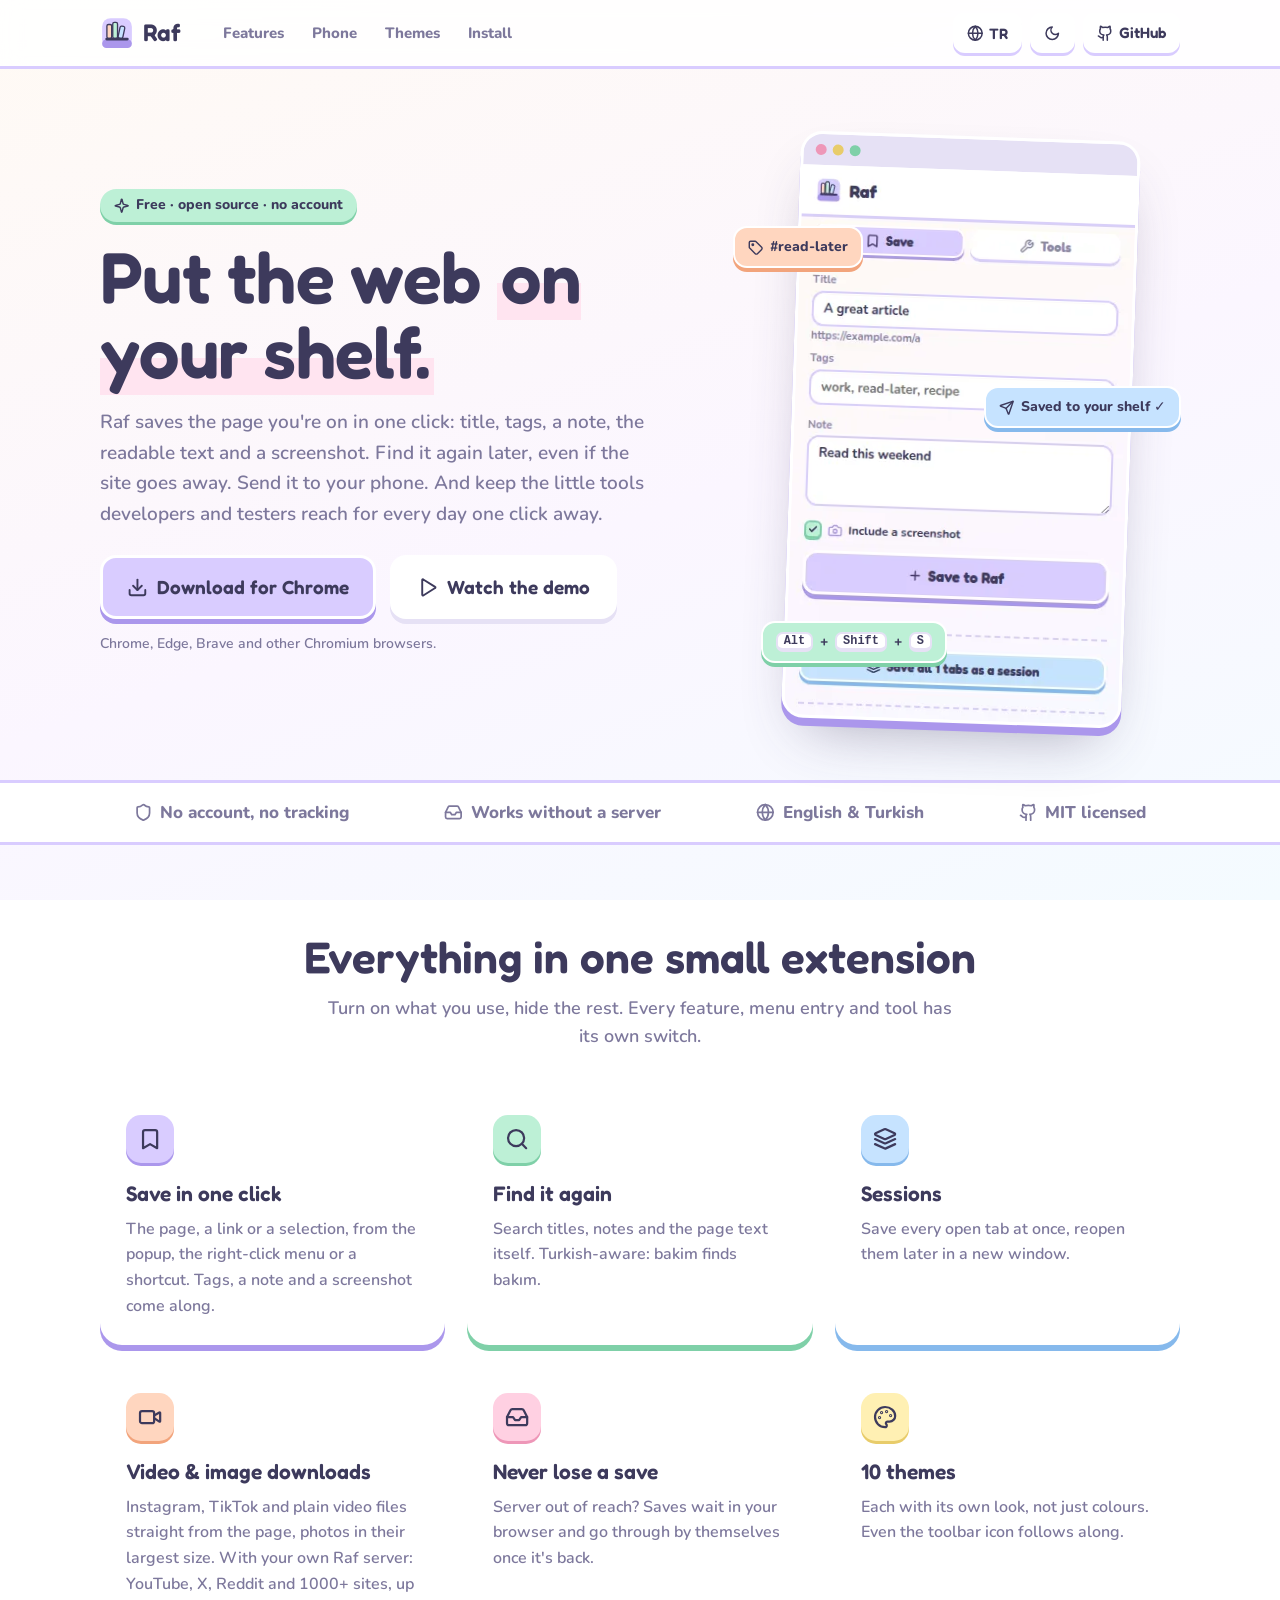
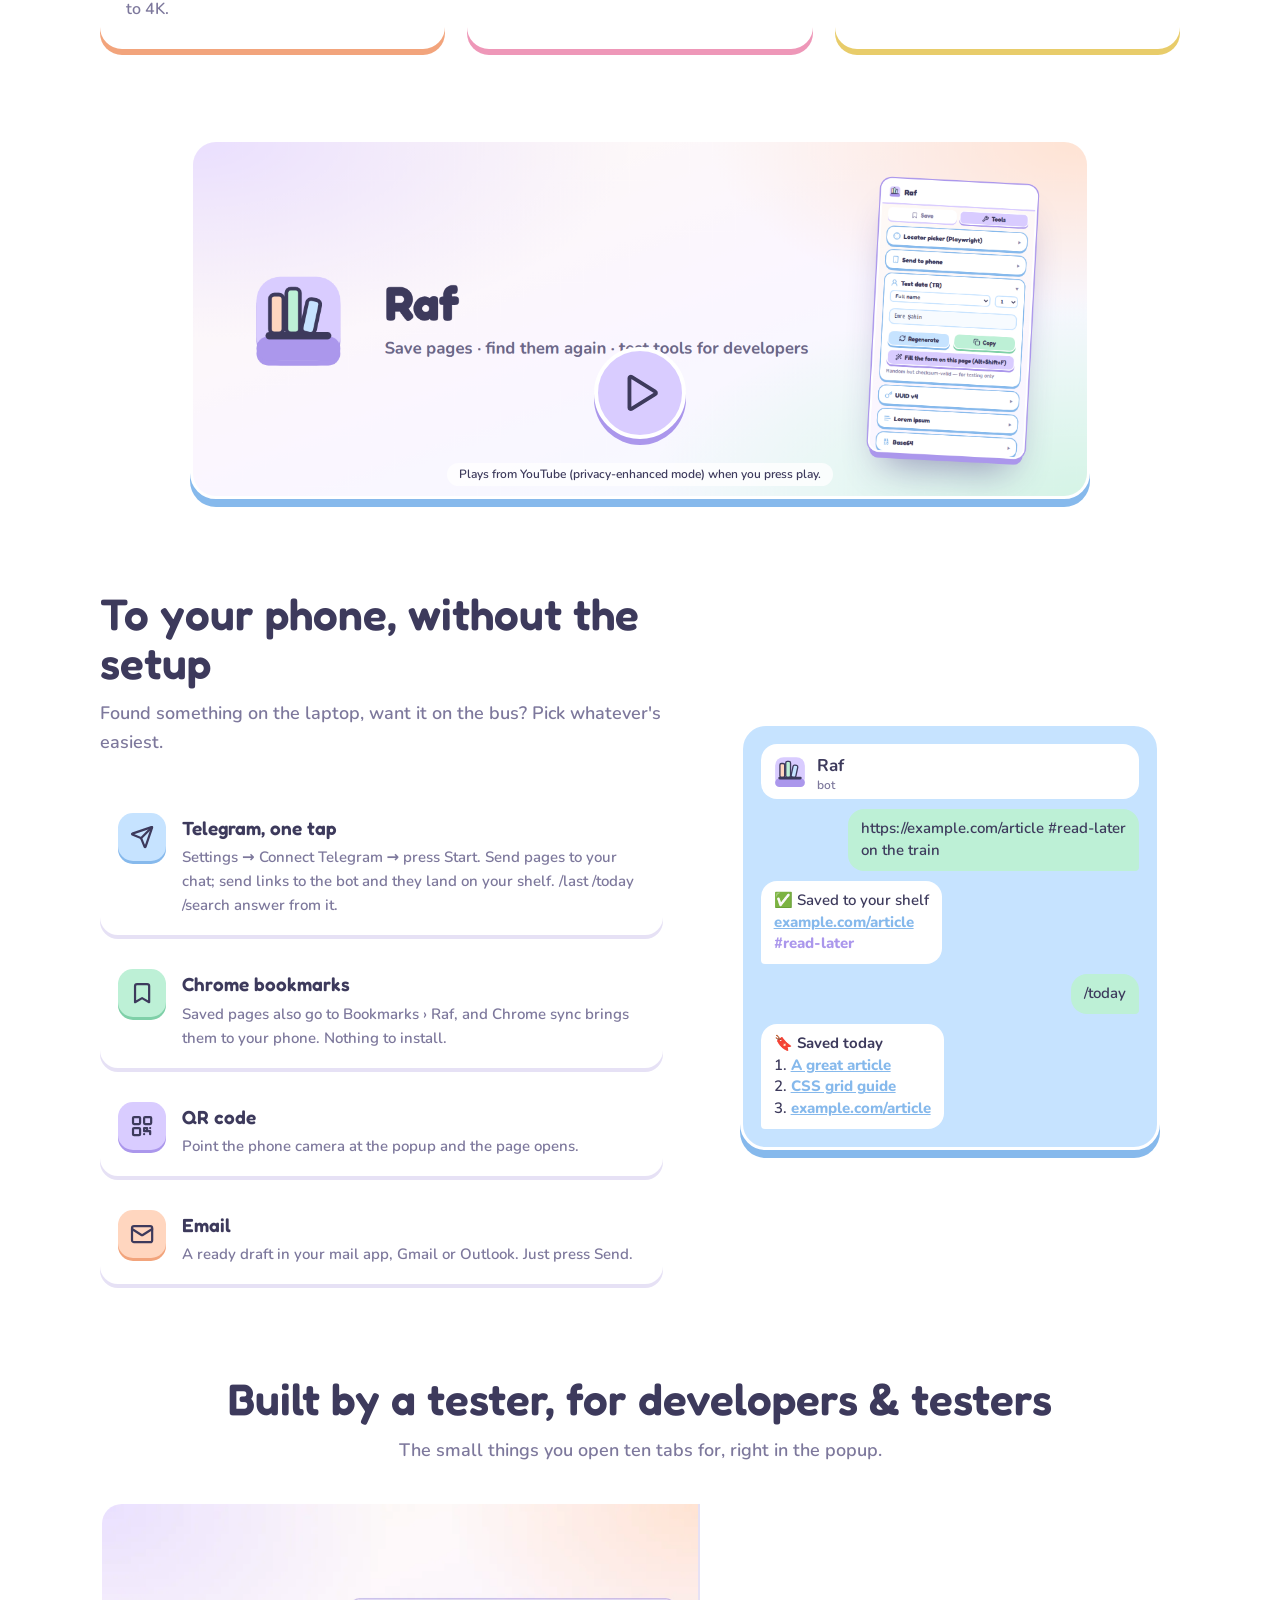
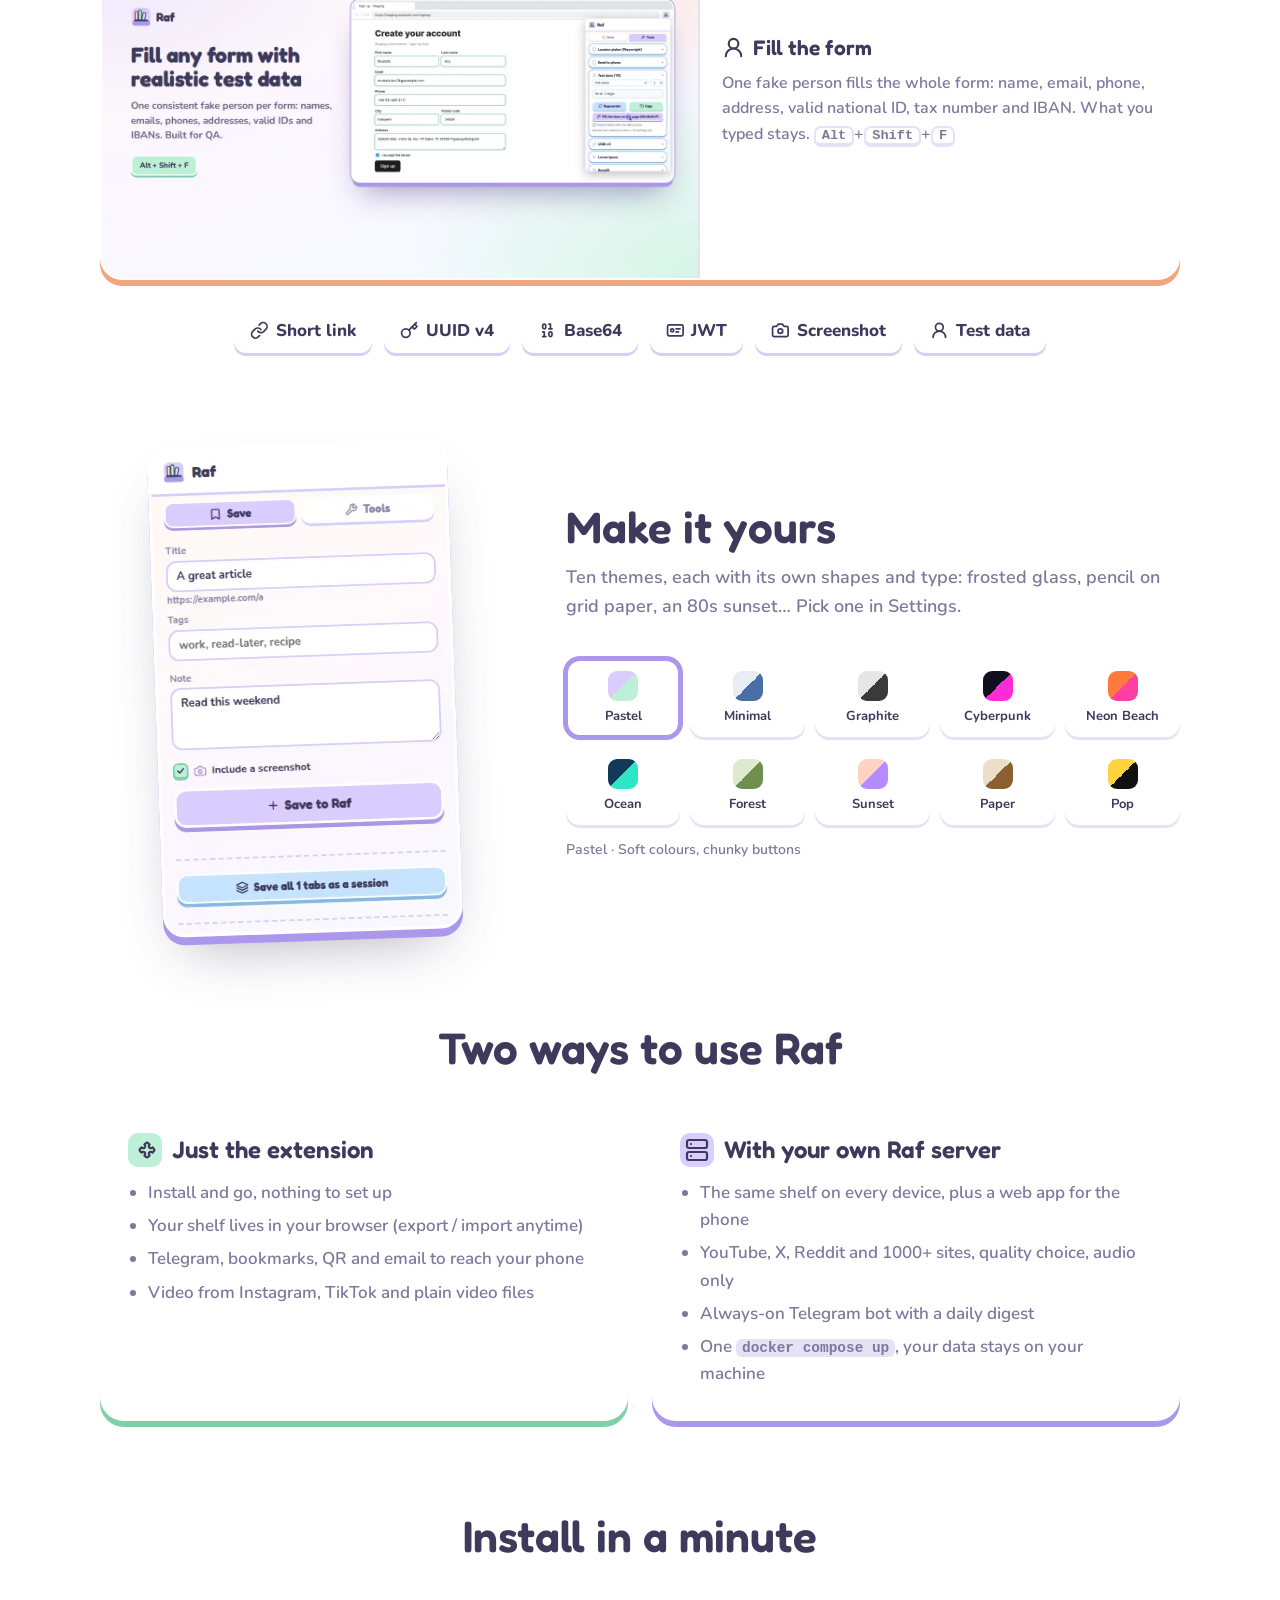
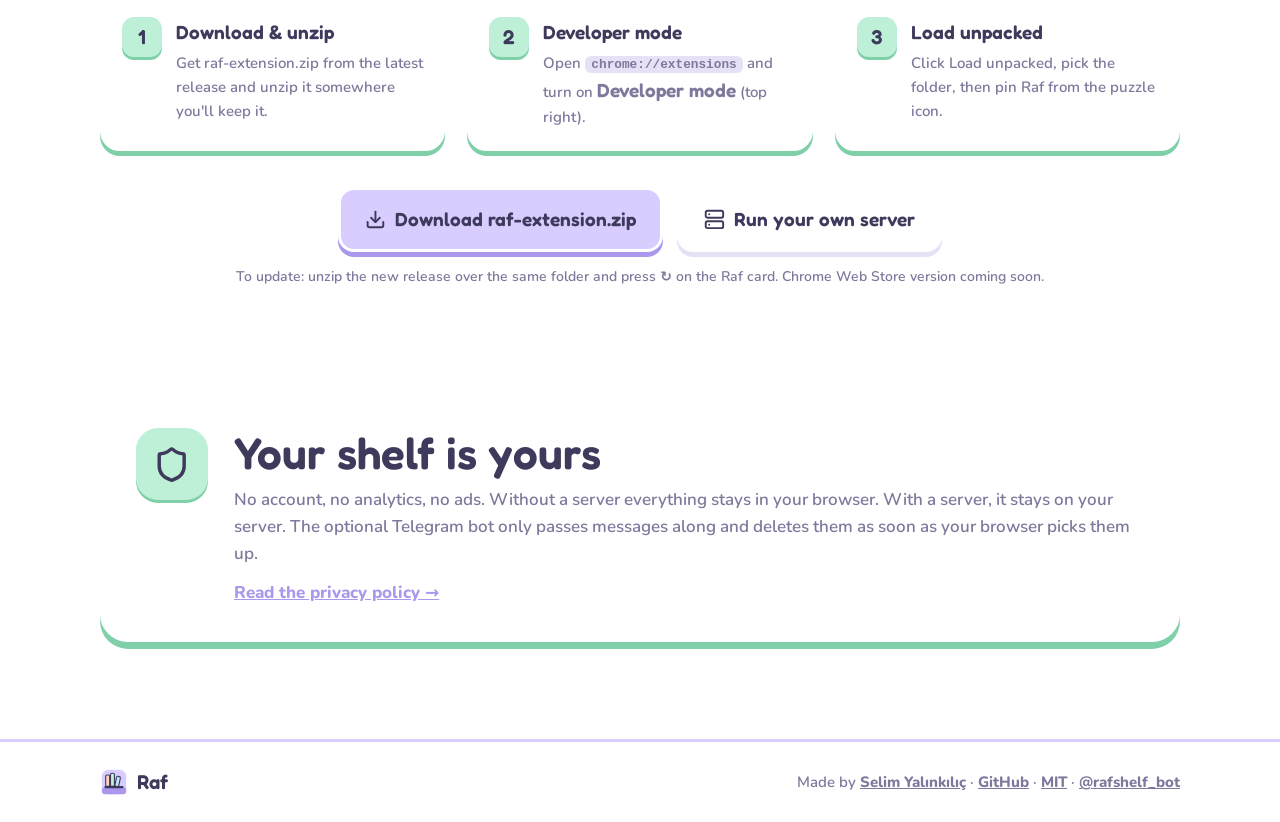
<file: site/index.html>
<!doctype html>
<html lang="en">
<head>
<meta charset="utf-8">
<meta name="viewport" content="width=device-width, initial-scale=1">
<title>Raf · your private read-later shelf</title>
<meta name="description" content="Raf is a free, open-source browser extension: save any page in one click, find it again later, send it to your phone. Plus test tools for developers. No account.">
<meta property="og:title" content="Raf · your private read-later shelf">
<meta property="og:description" content="Save any page in one click, find it again later, send it to your phone. Free, open source, no account.">
<meta property="og:image" content="img/og.png">
<meta property="og:type" content="website">
<meta name="twitter:card" content="summary_large_image">
<meta name="theme-color" content="#d9ccff">
<link rel="icon" href="img/icon.svg" type="image/svg+xml">
<link rel="apple-touch-icon" href="img/apple-touch-icon.png">
<link rel="stylesheet" href="fonts/fonts.css">
<link rel="stylesheet" href="style.css">
<script>
  // theme + language before first paint (no flash)
  try {
    const th = localStorage.getItem("rafSiteTheme"); if (th === "light" || th === "dark") document.documentElement.dataset.theme = th;
    const q = new URLSearchParams(location.search).get("lang"), saved = localStorage.getItem("rafSiteLang");
    const lang = q || saved || (/^tr\b/i.test(navigator.language || "") ? "tr" : "en");
    document.documentElement.lang = lang === "tr" ? "tr" : "en";
  } catch (e) {}
</script>
</head>
<body>

<header class="nav">
  <div class="wrap navin">
    <a class="brand" href="#top"><img src="img/icon.svg" alt="" width="34" height="34"><span>Raf</span></a>
    <nav class="links">
      <a href="#features" data-t="navFeatures">Features</a>
      <a href="#phone" data-t="navPhone">Phone</a>
      <a href="#themes" data-t="navThemes">Themes</a>
      <a href="#install" data-t="navInstall">Install</a>
    </nav>
    <div class="tools">
      <button class="pill" id="lang" aria-label="Language"><i data-i="globe"></i> <span id="langlbl">TR</span></button>
      <button class="pill icon" id="theme" aria-label="Light / dark"><i data-i="moon" class="moon"></i><i data-i="sun" class="sun"></i></button>
      <a class="pill" href="https://github.com/selimyalinkilic/raf" target="_blank" rel="noopener"><i data-i="github"></i> <span class="hide-s">GitHub</span></a>
    </div>
  </div>
</header>

<main id="top">

  <!-- Hero -->
  <section class="hero wrap">
    <div class="hero-copy">
      <p class="eyebrow"><i data-i="sparkle"></i> <span data-t="eyebrow">Free · open source · no account</span></p>
      <h1 data-th="heroTitle">Put the web <mark>on your shelf.</mark></h1>
      <p class="lead" data-t="heroLead">Raf saves the page you're on in one click: title, tags, a note, the readable text and a screenshot. Find it again later, even if the site goes away. Send it to your phone. And keep the little tools developers and testers reach for every day one click away.</p>
      <div class="ctas">
        <a class="btn main big" href="https://github.com/selimyalinkilic/raf/releases/latest/download/raf-extension.zip"><i data-i="download"></i> <span data-t="ctaDownload">Download for Chrome</span></a>
        <a class="btn ghost big" href="#video"><i data-i="play"></i> <span data-t="ctaWatch">Watch the demo</span></a>
      </div>
      <p class="small"><span data-t="ctaNote">Chrome, Edge, Brave and other Chromium browsers.</span> <span id="ver"></span></p>
    </div>
    <div class="hero-art" aria-hidden="true">
      <div class="window">
        <div class="wbar"><span></span><span></span><span></span></div>
        <img src="img/themes/pastel.webp" alt="" width="340" height="560">
      </div>
      <div class="float f1"><i data-i="tag"></i> #read-later</div>
      <div class="float f2"><i data-i="send"></i> <span data-t="floatTg">Saved to your shelf ✓</span></div>
      <div class="float f3"><kbd>Alt</kbd>+<kbd>Shift</kbd>+<kbd>S</kbd></div>
    </div>
  </section>

  <!-- Strip -->
  <section class="strip">
    <div class="wrap stripin">
      <span><i data-i="shield"></i> <span data-t="s1">No account, no tracking</span></span>
      <span><i data-i="inbox"></i> <span data-t="s2">Works without a server</span></span>
      <span><i data-i="globe"></i> <span data-t="s3">English &amp; Turkish</span></span>
      <span><i data-i="github"></i> <span data-t="s4">MIT licensed</span></span>
    </div>
  </section>

  <!-- Features -->
  <section class="sec wrap" id="features">
    <h2 data-t="featTitle">Everything in one small extension</h2>
    <p class="sub" data-t="featSub">Turn on what you use, hide the rest. Every feature, menu entry and tool has its own switch.</p>
    <div class="grid">
      <article class="card c-lav"><span class="ic"><i data-i="bookmark"></i></span><h3 data-t="f1t">Save in one click</h3><p data-t="f1d">The page, a link or a selection, from the popup, the right-click menu or a shortcut. Tags, a note and a screenshot come along.</p></article>
      <article class="card c-mint"><span class="ic"><i data-i="search"></i></span><h3 data-t="f2t">Find it again</h3><p data-t="f2d">Search titles, notes and the page text itself. Turkish-aware: <em>bakim</em> finds <em>bakım</em>.</p></article>
      <article class="card c-sky"><span class="ic"><i data-i="layers"></i></span><h3 data-t="f3t">Sessions</h3><p data-t="f3d">Save every open tab at once, reopen them later in a new window.</p></article>
      <article class="card c-peach"><span class="ic"><i data-i="video"></i></span><h3 data-t="f4t">Video &amp; image downloads</h3><p data-t="f4d">Instagram, TikTok and plain video files straight from the page, photos in their largest size. With your own Raf server: YouTube, X, Reddit and 1000+ sites, up to 4K.</p></article>
      <article class="card c-pink"><span class="ic"><i data-i="inbox"></i></span><h3 data-t="f5t">Never lose a save</h3><p data-t="f5d">Server out of reach? Saves wait in your browser and go through by themselves once it's back.</p></article>
      <article class="card c-sun"><span class="ic"><i data-i="palette"></i></span><h3 data-t="f6t">10 themes</h3><p data-t="f6d">Each with its own look, not just colours. Even the toolbar icon follows along.</p></article>
    </div>
  </section>

  <!-- Video -->
  <section class="sec wrap" id="video">
    <div class="video" id="player">
      <img src="img/og.png" alt="" loading="lazy">
      <button class="playbtn" aria-label="Play"><i data-i="play"></i></button>
      <p class="vnote" data-t="vnote">Plays from YouTube (privacy-enhanced mode) when you press play.</p>
    </div>
  </section>

  <!-- Phone -->
  <section class="sec wrap split" id="phone">
    <div>
      <h2 data-t="phTitle">To your phone, without the setup</h2>
      <p class="sub left" data-t="phSub">Found something on the laptop, want it on the bus? Pick whatever's easiest.</p>
      <ul class="ways">
        <li><span class="ic c-sky"><i data-i="send"></i></span><div><b data-t="w1t">Telegram, one tap</b><p data-t="w1d">Settings → Connect Telegram → press Start. Send pages to your chat; send links to the bot and they land on your shelf. /last /today /search answer from it.</p></div></li>
        <li><span class="ic c-mint"><i data-i="bookmark"></i></span><div><b data-t="w2t">Chrome bookmarks</b><p data-t="w2d">Saved pages also go to Bookmarks › Raf, and Chrome sync brings them to your phone. Nothing to install.</p></div></li>
        <li><span class="ic c-lav"><i data-i="qr"></i></span><div><b data-t="w3t">QR code</b><p data-t="w3d">Point the phone camera at the popup and the page opens.</p></div></li>
        <li><span class="ic c-peach"><i data-i="mail"></i></span><div><b data-t="w4t">Email</b><p data-t="w4d">A ready draft in your mail app, Gmail or Outlook. Just press Send.</p></div></li>
      </ul>
    </div>
    <div class="chat" aria-hidden="true">
      <div class="chathead"><img src="img/icon.svg" alt="" width="34" height="34"><div><b>Raf</b><small>bot</small></div></div>
      <div class="msg me">https://example.com/article #read-later<br>on the train</div>
      <div class="msg bot">✅ <span data-t="chatSaved">Saved to your shelf</span><br><span class="u">example.com/article</span><br><span class="tagc">#read-later</span></div>
      <div class="msg me">/today</div>
      <div class="msg bot">🔖 <b data-t="chatToday">Saved today</b><br>1. <span class="u">A great article</span><br>2. <span class="u">CSS grid guide</span><br>3. <span class="u">example.com/article</span></div>
    </div>
  </section>

  <!-- Dev tools -->
  <section class="sec wrap" id="dev">
    <h2 data-t="devTitle">Built by a tester, for developers &amp; testers</h2>
    <p class="sub" data-t="devSub">The small things you open ten tabs for, right in the popup.</p>
    <div class="devgrid">
      <div class="dev wide"><img src="img/shots/screenshot-3-fill.webp" alt="" loading="lazy"><div><h3><i data-i="user"></i> <span data-t="d2t">Fill the form</span></h3><p data-th="d2d">One fake person fills the whole form: name, email, phone, address, valid national ID, tax number and IBAN. What you typed stays. <kbd>Alt</kbd>+<kbd>Shift</kbd>+<kbd>F</kbd></p></div></div>
      <div class="chips">
        <span><i data-i="link"></i> <span data-t="chipShort">Short link</span></span><span><i data-i="key"></i> UUID v4</span><span><i data-i="binary"></i> Base64</span><span><i data-i="id"></i> JWT</span><span><i data-i="camera"></i> <span data-t="chipShot">Screenshot</span></span><span><i data-i="user"></i> <span data-t="chipTd">Test data</span></span>
      </div>
    </div>
  </section>

  <!-- Themes -->
  <section class="sec wrap split rev" id="themes">
    <div class="tprev" aria-live="polite"><img id="tpimg" src="img/themes/pastel.webp" alt="" width="340" height="560"></div>
    <div>
      <h2 data-t="thTitle">Make it yours</h2>
      <p class="sub left" data-t="thSub">Ten themes, each with its own shapes and type: frosted glass, pencil on grid paper, an 80s sunset… Pick one in Settings.</p>
      <div class="tgrid" id="tgrid"></div>
      <p class="small" id="tdesc"></p>
    </div>
  </section>

  <!-- Two ways -->
  <section class="sec wrap" id="ways">
    <h2 data-t="twTitle">Two ways to use Raf</h2>
    <div class="two">
      <div class="way c-mint">
        <h3><i data-i="puzzle"></i> <span data-t="tw1">Just the extension</span></h3>
        <ul>
          <li data-t="tw1a">Install and go, nothing to set up</li>
          <li data-t="tw1b">Your shelf lives in your browser (export / import anytime)</li>
          <li data-t="tw1c">Telegram, bookmarks, QR and email to reach your phone</li>
          <li data-t="tw1d">Video from Instagram, TikTok and plain video files</li>
        </ul>
      </div>
      <div class="way c-lav">
        <h3><i data-i="server"></i> <span data-t="tw2">With your own Raf server</span></h3>
        <ul>
          <li data-t="tw2a">The same shelf on every device, plus a web app for the phone</li>
          <li data-t="tw2b">YouTube, X, Reddit and 1000+ sites, quality choice, audio only</li>
          <li data-t="tw2c">Always-on Telegram bot with a daily digest</li>
          <li data-th="tw2d">One <code>docker compose up</code>, your data stays on your machine</li>
        </ul>
      </div>
    </div>
  </section>

  <!-- Install -->
  <section class="sec wrap" id="install">
    <h2 data-t="inTitle">Install in a minute</h2>
    <ol class="steps">
      <li><span class="n">1</span><div><b data-t="in1t">Download &amp; unzip</b><p data-t="in1d">Get raf-extension.zip from the latest release and unzip it somewhere you'll keep it.</p></div></li>
      <li><span class="n">2</span><div><b data-t="in2t">Developer mode</b><p data-th="in2d">Open <code>chrome://extensions</code> and turn on <b>Developer mode</b> (top right).</p></div></li>
      <li><span class="n">3</span><div><b data-t="in3t">Load unpacked</b><p data-t="in3d">Click Load unpacked, pick the folder, then pin Raf from the puzzle icon.</p></div></li>
    </ol>
    <div class="ctas center">
      <a class="btn main big" href="https://github.com/selimyalinkilic/raf/releases/latest/download/raf-extension.zip"><i data-i="download"></i> <span data-t="ctaDownload2">Download raf-extension.zip</span></a>
      <a class="btn ghost big" href="https://github.com/selimyalinkilic/raf#run-it" target="_blank" rel="noopener"><i data-i="server"></i> <span data-t="ctaServer">Run your own server</span></a>
    </div>
    <p class="small center" data-t="inNote">To update: unzip the new release over the same folder and press ↻ on the Raf card. Chrome Web Store version coming soon.</p>
  </section>

  <!-- Privacy -->
  <section class="sec wrap">
    <div class="privacy">
      <span class="ic c-mint big"><i data-i="shield"></i></span>
      <div>
        <h2 data-t="prTitle">Your shelf is yours</h2>
        <p data-t="prText">No account, no analytics, no ads. Without a server everything stays in your browser. With a server, it stays on your server. The optional Telegram bot only passes messages along and deletes them as soon as your browser picks them up.</p>
        <a href="https://github.com/selimyalinkilic/raf/blob/main/docs/PRIVACY.md" target="_blank" rel="noopener" data-t="prLink">Read the privacy policy →</a>
      </div>
    </div>
  </section>
</main>

<footer class="foot">
  <div class="wrap footin">
    <div class="brand"><img src="img/icon.svg" alt="" width="28" height="28"><span>Raf</span></div>
    <p><span data-t="ftMade">Made by</span> <a href="https://selimyalinkilic.me" target="_blank" rel="noopener">Selim Yalınkılıç</a> · <a href="https://github.com/selimyalinkilic/raf" target="_blank" rel="noopener">GitHub</a> · <a href="https://github.com/selimyalinkilic/raf/blob/main/LICENSE" target="_blank" rel="noopener">MIT</a> · <a href="https://t.me/rafshelf_bot" target="_blank" rel="noopener">@rafshelf_bot</a></p>
  </div>
</footer>

<script src="js/icons.js"></script>
<script src="js/app.js"></script>
</body>
</html>
</file>
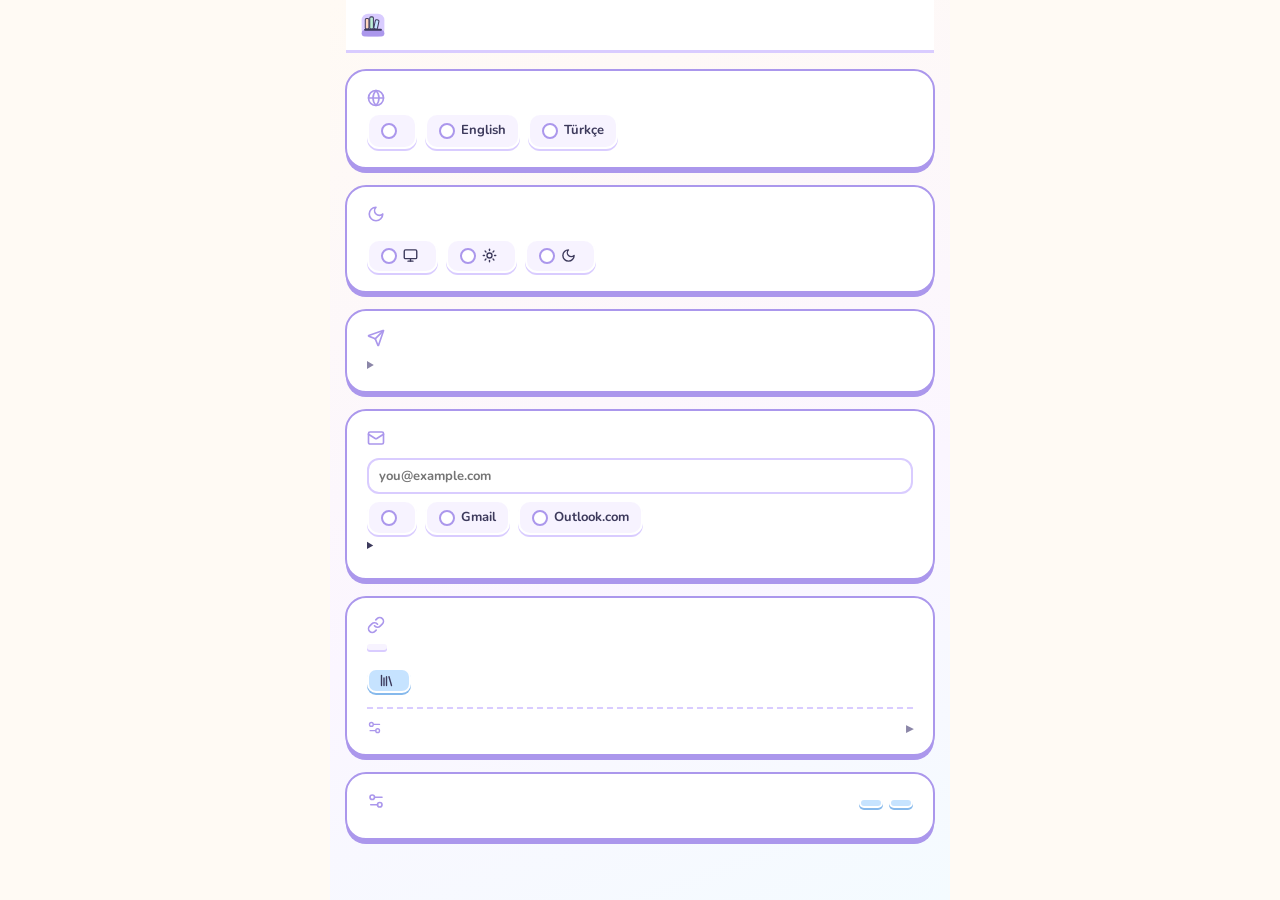
<file: extension/options.html>
<!doctype html>
<html lang="en"><head><meta charset="utf-8"><title>Raf</title><link rel="stylesheet" href="popup.css"><link rel="stylesheet" href="options.css"><link rel="stylesheet" href="skins.css"><script src="iconpaint.js"></script><script src="theme.js"></script></head>
<body class="options">
  <header><img src="icons/icon.svg" alt=""><span data-t="optTitle" data-t-title="optTitle"></span><em id="flash"></em></header>
  <main>
    <section class="card">
      <h2><i data-i="globe"></i> <span data-t="optLanguage"></span></h2>
      <p class="hint"><span data-t="optLanguageHint"></span></p>
      <div class="langs" id="langs">
        <label><input type="radio" name="lang" value="auto"><span data-t="langAuto"></span></label>
        <label><input type="radio" name="lang" value="en"><span>English</span></label>
        <label><input type="radio" name="lang" value="tr"><span>Türkçe</span></label>
      </div>
    </section>
    <section class="card">
      <h2><i data-i="moon"></i> <span data-t="optTheme"></span></h2>
      <div class="skins" id="skins"></div>
      <p class="hint" id="mode-hint"><span data-t="optThemeHint"></span></p>
      <div class="langs" id="themes">
        <label><input type="radio" name="theme" value="auto"><i data-i="monitor"></i><span data-t="themeAuto"></span></label>
        <label><input type="radio" name="theme" value="light"><i data-i="sun"></i><span data-t="themeLight"></span></label>
        <label><input type="radio" name="theme" value="dark"><i data-i="moon"></i><span data-t="themeDark"></span></label>
      </div>
    </section>
    <section class="card" id="telegram">
      <h2><i data-i="send"></i> <span data-t="tgTitle"></span></h2>
      <p class="hint"><span data-t="tgIntro"></span></p>
      <div id="tg-off">
        <div id="tg-hub" hidden>
          <button id="tg-hub-connect" class="btn main wide"><i data-i="send"></i> <span data-t="tgHubConnect"></span></button>
          <p class="hint" data-t="tgHubHint"></p>
          <p id="tg-hub-msg" class="hint"></p>
        </div>
        <details id="tg-own" class="tgown"><summary data-t="tgOwnBot"></summary>
        <ol class="steps">
          <li data-t-html="tgStep1"></li>
          <li><span data-t-html="tgStep2"></span>
            <div class="tgrow"><input id="tg-token" type="password" autocomplete="off" placeholder="123456789:AA…"><button id="tg-connect" class="btn"><i data-i="link"></i> <span data-t="tgConnect"></span></button></div></li>
          <li><span data-t-html="tgStep3"></span> <a id="tg-open" class="mini tglink" target="_blank" hidden></a></li>
        </ol>
        <p id="tg-msg" class="hint"></p>
        </details>
      </div>
      <div id="tg-on" hidden>
        <p class="mode" id="tg-status"></p>
        <label class="chk"><input type="checkbox" id="tg-auto"> <span data-t="tgAuto"></span></label>
        <label class="chk"><input type="checkbox" id="tg-listen"> <span data-t="tgListen"></span></label>
        <p class="hint" data-t-html="tgCommands"></p>
        <div class="row"><button id="tg-test" class="mini"><i data-i="send"></i> <span data-t="tgTest"></span></button><button id="tg-disconnect" class="mini"><i data-i="x"></i> <span data-t="tgDisconnect"></span></button></div>
        <p id="tg-msg2" class="hint"></p>
      </div>
    </section>
    <section class="card" id="mail">
      <h2><i data-i="mail"></i> <span data-t="mailTitle"></span></h2>
      <p class="hint"><span data-t="mailIntro"></span></p>
      <label><span data-t="mailTo"></span><input id="mail-to" type="email" placeholder="you@example.com" autocomplete="email"></label>
      <div class="langs" id="mail-via">
        <label><input type="radio" name="via" value="default"><span data-t="mailDefault"></span></label>
        <label><input type="radio" name="via" value="gmail"><span>Gmail</span></label>
        <label><input type="radio" name="via" value="outlook"><span>Outlook.com</span></label>
      </div>
      <details class="hint mailtip"><summary data-t="mailLabelQ"></summary><p data-t="mailLabelA"></p></details>
      <p id="mail-msg" class="hint"></p>
    </section>
    <section class="card">
      <h2><i data-i="link"></i> <span data-t="optConnection"></span></h2>
      <p class="mode" id="mode"></p>
      <p class="hint"><span data-t="connLocalIntro"></span></p>
      <button id="open-shelf" class="mini"><i data-i="library"></i> <span data-t="openShelf"></span></button>
      <details id="srv" class="srv">
        <summary><i data-i="settings"></i> <span data-t="srvSummary"></span></summary>
        <p class="hint" data-t-html="srvWhat"></p>
        <label><span data-t="lblServer"></span><input id="server" placeholder="https://raf.example.com"></label>
        <p class="hint sub" data-t-html="srvUrlHelp"></p>
        <label><span data-t="lblToken"></span><input id="token" type="password" autocomplete="off"></label>
        <p class="hint sub" data-t-html="srvTokenHelp"></p>
        <button id="save" class="btn"><i data-i="check"></i> <span data-t="saveTest"></span></button>
        <p id="msg"></p>
        <p class="hint"><a href="https://github.com/selimyalinkilic/raf#run-it" target="_blank"><i data-i="external"></i> <span data-t="srvGuide"></span></a></p>
      </details>
    </section>
    <section class="card">
      <div class="h2row"><h2><i data-i="settings"></i> <span data-t="optFeatures"></span></h2>
        <span class="bulk"><button id="all-on" class="mini" data-t="optAllOn"></button><button id="all-off" class="mini" data-t="optAllOff"></button></span></div>
      <p class="hint"><span data-t="optFeaturesIntro"></span></p>
      <div id="features"></div>
    </section>
  </main>
  <script src="config.js"></script><script src="i18n.js"></script><script src="common.js"></script><script src="local.js"></script><script src="tg.js"></script>
  <script src="features.js"></script><script src="icons.js"></script><script src="options.js"></script>
</body></html>
</file>
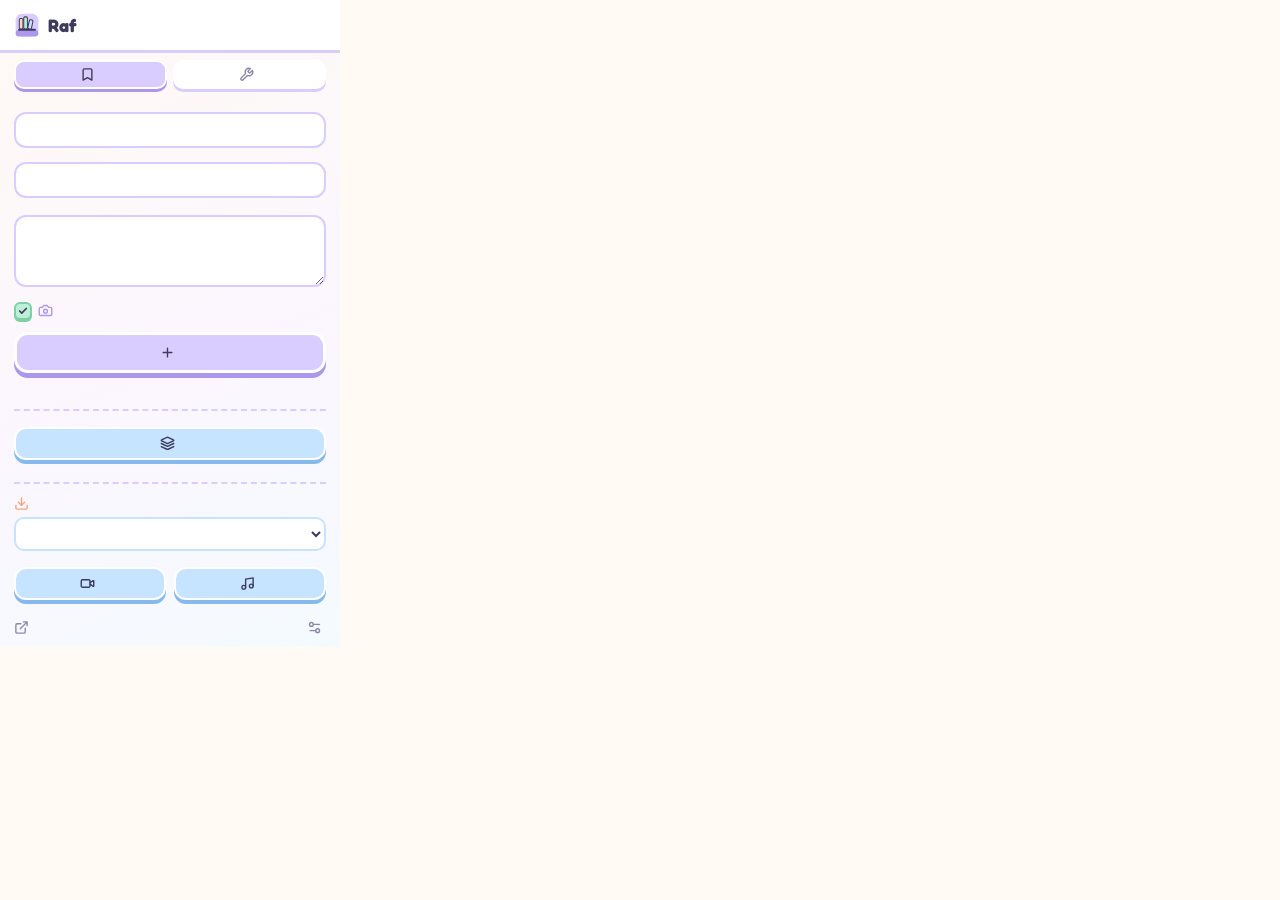
<file: extension/popup.html>
<!doctype html>
<html lang="en"><head><meta charset="utf-8"><link rel="stylesheet" href="popup.css"><link rel="stylesheet" href="skins.css"><script src="iconpaint.js"></script><script src="theme.js"></script></head>
<body>
  <header><img src="icons/icon.svg" alt=""><span>Raf</span><em id="status"></em></header>
  <div id="banner" class="banner" hidden></div>
  <nav class="tabs"><button data-tab="main" class="on"><i data-i="bookmark"></i> <span data-t="tabSave"></span></button><button data-tab="tools"><i data-i="wrench"></i> <span data-t="tabTools"></span></button></nav>
  <div id="main" class="pane">
    <div id="saveform">
    <label><span data-t="lblTitle"></span><input id="title" maxlength="300"></label>
    <div class="url" id="url"></div>
    <label><span data-t="lblTags"></span><input id="tags" data-t-ph="phTags"></label>
    <div class="chips" id="suggest"></div>
    <label><span data-t="lblNote"></span><textarea id="note" rows="3" data-t-ph="phNote"></textarea></label>
    <label class="chk shotchk" id="shotrow"><input type="checkbox" id="withShot" checked> <i data-i="camera"></i> <span data-t="withShot"></span></label>
    <label class="chk shotchk" id="tgrow" hidden><input type="checkbox" id="withTg"> <i data-i="send"></i> <span data-t="withTg"></span></label>
    <button id="save"><i data-i="plus"></i> <span data-t="btnSave"></span></button>
    <p id="msg"></p>
    </div>
    <div class="sessbox" id="sessbox">
      <button id="sess-save" class="btn wide"><i data-i="layers"></i> <span id="sess-label"></span></button>
      <div id="sess-msg" class="hint"></div>
      <div id="sess-list"></div>
    </div>
    <div class="dlbox" id="dlbox">
      <div class="tool-h"><i data-i="download"></i> <span data-t="dlTitle"></span></div>
      <select id="dl-quality" class="qsel"><option value="0" data-t="qBest"></option></select>
      <div class="row"><button id="dl-video" class="btn"><i data-i="video"></i> <span data-t="btnVideo"></span></button><button id="dl-audio" class="btn"><i data-i="music"></i> <span data-t="btnAudio"></span></button></div>
      <div id="dl-status" class="hint"></div>
      <p id="dl-store" class="hint" hidden></p>
    </div>
  </div>
  <div id="tools" class="pane" hidden>
    <details class="tool" data-k="phone"><summary><i data-i="phone"></i> <span data-t="phoneTitle"></span></summary>
      <div id="qr" class="qr"></div>
      <p class="hint center"><span data-t="qrHint"></span></p>
      <div class="tgbox">
        <label><span data-t="lblNote"></span><input id="tg-note" data-t-ph="phTgNote"></label>
        <label><span data-t="lblTags"></span><input id="tg-tags" data-t-ph="phTags"></label>
      </div>
      <div class="row"><button id="ph-tg" class="btn main"><i data-i="send"></i> <span data-t="sendTelegram"></span></button><button id="ph-copy" class="btn"><i data-i="link"></i> <span data-t="copyLink"></span></button></div>
      <button id="ph-mail" class="btn wide mailbtn"><i data-i="mail"></i> <span data-t="sendMail"></span></button>
      <div id="ph-msg" class="hint"></div>
    </details>
    <details class="tool" data-k="short"><summary><i data-i="link"></i> <span data-t="shortTitle"></span></summary>
      <input id="sh-in" data-t-ph="phShort" spellcheck="false">
      <button id="sh-go" class="btn main wide"><i data-i="link"></i> <span data-t="shortBtn"></span></button>
      <div class="row" id="sh-res" hidden><input id="sh-out" readonly><button class="btn" data-copy="sh-out"><i data-i="copy"></i> <span data-t="copy"></span></button></div>
      <div id="sh-msg" class="hint"></div>
      <p class="hint"><span data-t="shortHint"></span></p>
    </details>
    <details class="tool" data-k="testData"><summary><i data-i="user"></i> <span data-t="tdToolTitle"></span></summary>
      <div class="opts"><select id="td-type"></select><select id="td-count"><option>1</option><option>5</option><option>10</option></select></div>
      <textarea id="td-out" rows="1" readonly></textarea>
      <div class="row"><button id="td-new" class="btn"><i data-i="refresh"></i> <span data-t="regen"></span></button><button class="btn main" data-copy="td-out"><i data-i="copy"></i> <span data-t="copy"></span></button></div>
      <button id="td-fill" class="btn wide fill"><i data-i="wand"></i> <span data-t="tdFill"></span></button>
      <div id="td-msg" class="hint"></div>
      <p class="hint"><span data-t="tdHint"></span></p>
    </details>
    <details class="tool" open data-k="uuid"><summary><i data-i="key"></i> UUID v4</summary>
      <div class="opts">
        <select id="u-count"><option>1</option><option>5</option><option>10</option></select>
        <label class="chk"><input type="checkbox" id="u-upper"> <span data-t="upper"></span></label>
        <label class="chk"><input type="checkbox" id="u-hyph" checked> <span data-t="hyphens"></span></label>
      </div>
      <textarea id="u-out" rows="1" readonly></textarea>
      <div class="row"><button id="u-new" class="btn"><i data-i="refresh"></i> <span data-t="regen"></span></button><button id="u-copy" class="btn main" data-copy="u-out"><i data-i="copy"></i> <span data-t="copy"></span></button></div>
      <p class="hint"><span data-t-html="uuidHint"></span> · <kbd>Alt</kbd>+<kbd>Shift</kbd>+<kbd>U</kbd></p>
    </details>
    <details class="tool" data-k="b64"><summary><i data-i="binary"></i> Base64</summary>
      <textarea id="b-in" rows="3" data-t-ph="phB64"></textarea>
      <div class="opts"><label class="chk"><input type="checkbox" id="b-url"> URL-safe</label></div>
      <div class="row"><button id="b-enc" class="btn"><span data-t="encode"></span></button><button id="b-dec" class="btn"><span data-t="decode"></span></button></div>
      <textarea id="b-out" rows="3" readonly></textarea>
      <div class="row"><button class="btn main" data-copy="b-out"><i data-i="copy"></i> <span data-t="copy"></span></button></div>
    </details>
    <details class="tool" data-k="jwt"><summary><i data-i="id"></i> <span data-t="jwtTitle"></span></summary>
      <textarea id="j-in" rows="3" data-t-ph="phJwt"></textarea>
      <div id="j-meta" class="jmeta"></div>
      <pre id="j-out" class="code"></pre>
      <p class="hint"><span data-t="jwtHint"></span></p>
    </details>
    <details class="tool" data-k="shot"><summary><i data-i="image"></i> <span data-t="shotTitle"></span></summary>
      <div class="row"><button id="s-png" class="btn"><i data-i="download"></i> <span data-t="savePng"></span></button><button id="s-copy" class="btn main"><i data-i="copy"></i> <span data-t="copyClip"></span></button></div>
      <div id="s-msg" class="hint"></div>
    </details>
  </div>
  <div id="alloff" class="pane empty-all" hidden><span data-t="allOff"></span></div>
  <footer><a id="open" href="#"><i data-i="external"></i> <span data-t="openRaf"></span></a><a href="options.html" target="_blank"><i data-i="settings"></i> <span data-t="settings"></span></a></footer>
  <script src="config.js"></script><script src="common.js"></script><script src="local.js"></script><script src="tg.js"></script><script src="icons.js"></script><script src="i18n.js"></script><script src="features.js"></script><script src="vendor/qrcode.js"></script><script src="vendor/qrcode_UTF8.js"></script><script src="testdata.js"></script><script src="popup.js"></script>
</body></html>
</file>
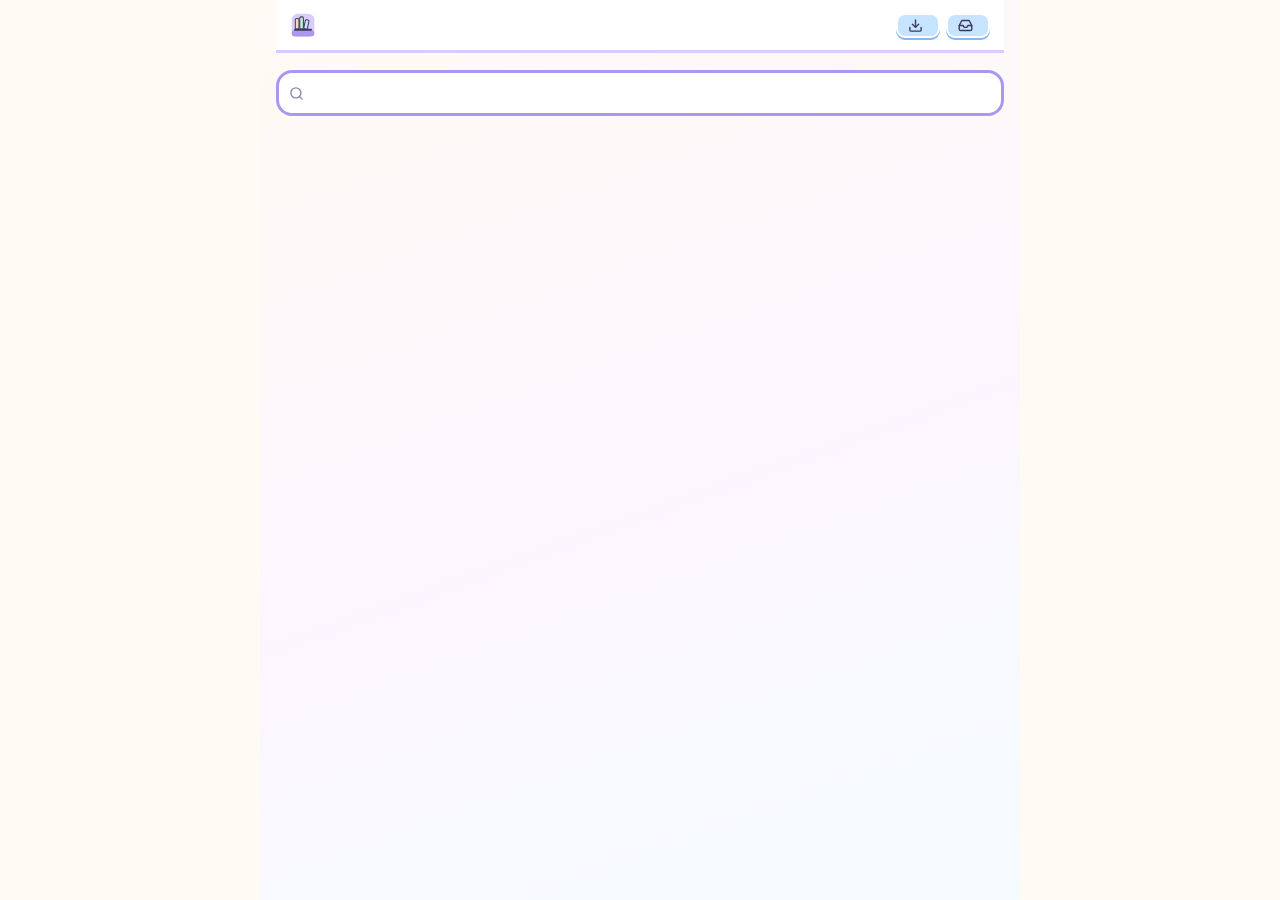
<file: extension/shelf.html>
<!doctype html>
<html lang="en"><head><meta charset="utf-8"><meta name="viewport" content="width=device-width,initial-scale=1"><title>Raf</title>
<link rel="stylesheet" href="popup.css"><link rel="stylesheet" href="options.css"><link rel="stylesheet" href="shelf.css"><link rel="stylesheet" href="skins.css"><script src="iconpaint.js"></script><script src="theme.js"></script></head>
<body class="options shelf">
  <header><img src="icons/icon.svg" alt=""><span data-t="shelfTitle" data-t-title="shelfTitle"></span>
    <span class="hbtns"><button id="export" class="mini"><i data-i="download"></i> <span data-t="shelfExport"></span></button>
    <label class="mini filebtn"><i data-i="inbox"></i> <span data-t="shelfImport"></span><input type="file" id="import" accept="application/json,.json" hidden></label></span></header>
  <main>
    <div class="field"><i data-i="search"></i><input id="q" type="search" data-t-ph="shelfSearch" autofocus></div>
    <p id="note" class="hint"></p>
    <div id="tags" class="chips"></div>
    <p id="summary" class="hint"></p>
    <section id="list" class="list"></section>
  </main>
  <script src="config.js"></script><script src="i18n.js"></script><script src="common.js"></script><script src="local.js"></script><script src="tg.js"></script>
  <script src="icons.js"></script><script src="shelf.js"></script>
</body></html>
</file>
<file: site/fonts/fonts.css>
/* Bundled fonts (SIL Open Font License) — no requests to Google */
/* latin-ext */
@font-face {
  font-family: 'Fredoka';
  font-style: normal;
  font-weight: 500;
  font-stretch: 100%;
  font-display: swap;
  src: url(fredoka-latin-ext.woff2) format('woff2');
  unicode-range: U+0100-02BA, U+02BD-02C5, U+02C7-02CC, U+02CE-02D7, U+02DD-02FF, U+0304, U+0308, U+0329, U+1D00-1DBF, U+1E00-1E9F, U+1EF2-1EFF, U+2020, U+20A0-20AB, U+20AD-20C4, U+2113, U+2C60-2C7F, U+A720-A7FF;
}
/* latin */
@font-face {
  font-family: 'Fredoka';
  font-style: normal;
  font-weight: 500;
  font-stretch: 100%;
  font-display: swap;
  src: url(fredoka-latin.woff2) format('woff2');
  unicode-range: U+0000-00FF, U+0131, U+0152-0153, U+02BB-02BC, U+02C6, U+02DA, U+02DC, U+0304, U+0308, U+0329, U+2000-206F, U+20AC, U+2122, U+2191, U+2193, U+2212, U+2215, U+FEFF, U+FFFD;
}
/* latin-ext */
@font-face {
  font-family: 'Fredoka';
  font-style: normal;
  font-weight: 600;
  font-stretch: 100%;
  font-display: swap;
  src: url(fredoka-latin-ext.woff2) format('woff2');
  unicode-range: U+0100-02BA, U+02BD-02C5, U+02C7-02CC, U+02CE-02D7, U+02DD-02FF, U+0304, U+0308, U+0329, U+1D00-1DBF, U+1E00-1E9F, U+1EF2-1EFF, U+2020, U+20A0-20AB, U+20AD-20C4, U+2113, U+2C60-2C7F, U+A720-A7FF;
}
/* latin */
@font-face {
  font-family: 'Fredoka';
  font-style: normal;
  font-weight: 600;
  font-stretch: 100%;
  font-display: swap;
  src: url(fredoka-latin.woff2) format('woff2');
  unicode-range: U+0000-00FF, U+0131, U+0152-0153, U+02BB-02BC, U+02C6, U+02DA, U+02DC, U+0304, U+0308, U+0329, U+2000-206F, U+20AC, U+2122, U+2191, U+2193, U+2212, U+2215, U+FEFF, U+FFFD;
}
/* latin-ext */
@font-face {
  font-family: 'Fredoka';
  font-style: normal;
  font-weight: 700;
  font-stretch: 100%;
  font-display: swap;
  src: url(fredoka-latin-ext.woff2) format('woff2');
  unicode-range: U+0100-02BA, U+02BD-02C5, U+02C7-02CC, U+02CE-02D7, U+02DD-02FF, U+0304, U+0308, U+0329, U+1D00-1DBF, U+1E00-1E9F, U+1EF2-1EFF, U+2020, U+20A0-20AB, U+20AD-20C4, U+2113, U+2C60-2C7F, U+A720-A7FF;
}
/* latin */
@font-face {
  font-family: 'Fredoka';
  font-style: normal;
  font-weight: 700;
  font-stretch: 100%;
  font-display: swap;
  src: url(fredoka-latin.woff2) format('woff2');
  unicode-range: U+0000-00FF, U+0131, U+0152-0153, U+02BB-02BC, U+02C6, U+02DA, U+02DC, U+0304, U+0308, U+0329, U+2000-206F, U+20AC, U+2122, U+2191, U+2193, U+2212, U+2215, U+FEFF, U+FFFD;
}
/* latin-ext */
@font-face {
  font-family: 'Nunito';
  font-style: normal;
  font-weight: 600;
  font-display: swap;
  src: url(nunito-latin-ext.woff2) format('woff2');
  unicode-range: U+0100-02BA, U+02BD-02C5, U+02C7-02CC, U+02CE-02D7, U+02DD-02FF, U+0304, U+0308, U+0329, U+1D00-1DBF, U+1E00-1E9F, U+1EF2-1EFF, U+2020, U+20A0-20AB, U+20AD-20C4, U+2113, U+2C60-2C7F, U+A720-A7FF;
}
/* latin */
@font-face {
  font-family: 'Nunito';
  font-style: normal;
  font-weight: 600;
  font-display: swap;
  src: url(nunito-latin.woff2) format('woff2');
  unicode-range: U+0000-00FF, U+0131, U+0152-0153, U+02BB-02BC, U+02C6, U+02DA, U+02DC, U+0304, U+0308, U+0329, U+2000-206F, U+20AC, U+2122, U+2191, U+2193, U+2212, U+2215, U+FEFF, U+FFFD;
}
/* latin-ext */
@font-face {
  font-family: 'Nunito';
  font-style: normal;
  font-weight: 700;
  font-display: swap;
  src: url(nunito-latin-ext.woff2) format('woff2');
  unicode-range: U+0100-02BA, U+02BD-02C5, U+02C7-02CC, U+02CE-02D7, U+02DD-02FF, U+0304, U+0308, U+0329, U+1D00-1DBF, U+1E00-1E9F, U+1EF2-1EFF, U+2020, U+20A0-20AB, U+20AD-20C4, U+2113, U+2C60-2C7F, U+A720-A7FF;
}
/* latin */
@font-face {
  font-family: 'Nunito';
  font-style: normal;
  font-weight: 700;
  font-display: swap;
  src: url(nunito-latin.woff2) format('woff2');
  unicode-range: U+0000-00FF, U+0131, U+0152-0153, U+02BB-02BC, U+02C6, U+02DA, U+02DC, U+0304, U+0308, U+0329, U+2000-206F, U+20AC, U+2122, U+2191, U+2193, U+2212, U+2215, U+FEFF, U+FFFD;
}
/* latin-ext */
@font-face {
  font-family: 'Nunito';
  font-style: normal;
  font-weight: 800;
  font-display: swap;
  src: url(nunito-latin-ext.woff2) format('woff2');
  unicode-range: U+0100-02BA, U+02BD-02C5, U+02C7-02CC, U+02CE-02D7, U+02DD-02FF, U+0304, U+0308, U+0329, U+1D00-1DBF, U+1E00-1E9F, U+1EF2-1EFF, U+2020, U+20A0-20AB, U+20AD-20C4, U+2113, U+2C60-2C7F, U+A720-A7FF;
}
/* latin */
@font-face {
  font-family: 'Nunito';
  font-style: normal;
  font-weight: 800;
  font-display: swap;
  src: url(nunito-latin.woff2) format('woff2');
  unicode-range: U+0000-00FF, U+0131, U+0152-0153, U+02BB-02BC, U+02C6, U+02DA, U+02DC, U+0304, U+0308, U+0329, U+2000-206F, U+20AC, U+2122, U+2191, U+2193, U+2212, U+2215, U+FEFF, U+FFFD;
}
</file>
<file: site/style.css>
/* Raf landing page: the extension's own Pastel theme (same tokens as extension/popup.css), light + dark */
:root{--ink:#3d3a5c;--muted:#7d789c;--lav:#d9ccff;--lav-d:#ab97ec;--mint:#bdf0d6;--mint-d:#7fd0a8;--peach:#ffd6bf;--peach-d:#f2a47c;--sky:#c6e3ff;--sky-d:#86b9ec;
  --pink:#ffd0e2;--pink-d:#ee97b8;--sun:#fff0b3;--sun-d:#e8cc6a;--card:#fff;--rim:#fff;--soft:#e6e1f5;--bg1:#fffaf4;--bg2:#fbf6ff;--bg3:#f4fbff;--mark:#ffe4f0;color-scheme:light}
@media (prefers-color-scheme:dark){:root:not([data-theme=light]){--ink:#eceaf8;--muted:#a9a4c8;--lav:#463d78;--lav-d:#7b69cc;--mint:#24584a;--mint-d:#4aa57f;--peach:#5e3a2c;--peach-d:#c27a57;--sky:#283f5e;--sky-d:#5a8cc4;
  --pink:#5a2d43;--pink-d:#b0607f;--sun:#4b4223;--sun-d:#a8892f;--card:#26233a;--rim:#26233a;--soft:#3a3655;--bg1:#1b1929;--bg2:#1e1b2e;--bg3:#191c2a;--mark:#4a2f5e;color-scheme:dark}}
:root[data-theme=dark]{--ink:#eceaf8;--muted:#a9a4c8;--lav:#463d78;--lav-d:#7b69cc;--mint:#24584a;--mint-d:#4aa57f;--peach:#5e3a2c;--peach-d:#c27a57;--sky:#283f5e;--sky-d:#5a8cc4;
  --pink:#5a2d43;--pink-d:#b0607f;--sun:#4b4223;--sun-d:#a8892f;--card:#26233a;--rim:#26233a;--soft:#3a3655;--bg1:#1b1929;--bg2:#1e1b2e;--bg3:#191c2a;--mark:#4a2f5e;color-scheme:dark}

*{box-sizing:border-box}
html{scroll-behavior:smooth;scroll-padding-top:84px}
body{margin:0;font:600 17px/1.6 Nunito,"Segoe UI",system-ui,sans-serif;color:var(--ink);background:linear-gradient(160deg,var(--bg1),var(--bg2) 55%,var(--bg3)) fixed;overflow-x:hidden}
h1,h2,h3,.brand span,.btn,.pill{font-family:Fredoka,"Segoe UI",sans-serif;font-weight:600}
a{color:inherit}
img{max-width:100%;height:auto;display:block}
code,kbd{font:700 .85em ui-monospace,"Cascadia Code",Consolas,monospace}
code{background:var(--soft);padding:1px 6px;border-radius:6px}
kbd{background:var(--card);border:2px solid var(--soft);border-bottom-width:4px;border-radius:7px;padding:0 6px}
.wrap{max-width:1120px;margin:0 auto;padding:0 20px}
.i{width:1.1em;height:1.1em;vertical-align:-.17em;flex:none}
.small{font-size:14px;color:var(--muted)}
.center{text-align:center;justify-content:center}

/* nav */
.nav{position:sticky;top:0;z-index:20;background:color-mix(in srgb,var(--card) 86%,transparent);backdrop-filter:blur(10px);box-shadow:0 3px 0 var(--lav)}
.navin{display:flex;align-items:center;gap:18px;height:66px}
.brand{display:flex;align-items:center;gap:9px;text-decoration:none;font-size:24px}
.links{display:flex;gap:4px;margin-left:12px}
.links a{text-decoration:none;font-weight:800;font-size:15px;color:var(--muted);padding:6px 12px;border-radius:10px}
.links a:hover{background:var(--soft);color:var(--ink)}
.tools{margin-left:auto;display:flex;gap:8px}
.pill{display:inline-flex;align-items:center;gap:6px;border:2px solid var(--rim);background:var(--card);box-shadow:0 3px 0 var(--lav);border-radius:12px;padding:6px 12px;font-size:15px;color:var(--ink);cursor:pointer;text-decoration:none}
.pill:active{transform:translateY(2px);box-shadow:0 1px 0 var(--lav)}
.pill.icon .sun{display:none}
:root[data-theme=dark] .pill.icon .sun{display:inline}:root[data-theme=dark] .pill.icon .moon{display:none}
@media (prefers-color-scheme:dark){:root:not([data-theme=light]) .pill.icon .sun{display:inline}:root:not([data-theme=light]) .pill.icon .moon{display:none}}

/* buttons */
.btn{display:inline-flex;align-items:center;justify-content:center;gap:9px;border:3px solid var(--rim);border-radius:16px;padding:11px 20px;background:var(--sky);box-shadow:0 5px 0 var(--sky-d);color:var(--ink);text-decoration:none;font-size:17px;transition:transform .1s}
.btn:hover{transform:translateY(-2px)}
.btn:active{transform:translateY(4px);box-shadow:0 1px 0 var(--sky-d)}
.btn.main{background:var(--lav);box-shadow:0 5px 0 var(--lav-d)}
.btn.ghost{background:var(--card);box-shadow:0 5px 0 var(--soft)}
.btn.big{font-size:19px;padding:14px 24px}
.ctas{display:flex;flex-wrap:wrap;gap:14px;margin:26px 0 12px}

/* hero */
.hero{display:grid;grid-template-columns:1.15fr .85fr;gap:48px;align-items:center;padding-top:70px;padding-bottom:60px}
.eyebrow{display:inline-flex;align-items:center;gap:7px;background:var(--mint);box-shadow:0 3px 0 var(--mint-d);border-radius:999px;padding:5px 14px;font-weight:800;font-size:14px;margin:0}
h1{font-size:clamp(42px,6vw,72px);line-height:1.04;margin:18px 0 18px;letter-spacing:-.01em}
h1 mark{background:linear-gradient(transparent 58%,var(--mark) 58%);color:inherit;padding:0 4px}
.lead{font-size:19px;color:var(--muted);max-width:560px;margin:0}
.hero-art{position:relative;justify-self:center}
.window{width:340px;max-width:78vw;border-radius:22px;overflow:hidden;background:var(--card);border:3px solid var(--rim);box-shadow:0 8px 0 var(--lav-d),0 30px 60px -25px rgba(61,58,92,.45);transform:rotate(2deg)}
.wbar{display:flex;gap:6px;padding:10px 12px;background:var(--soft)}
.wbar span{width:11px;height:11px;border-radius:50%;background:var(--pink-d)}.wbar span:nth-child(2){background:var(--sun-d)}.wbar span:nth-child(3){background:var(--mint-d)}
.float{position:absolute;display:flex;align-items:center;gap:7px;background:var(--card);border:2px solid var(--rim);border-radius:14px;padding:8px 13px;font-weight:800;font-size:14px;white-space:nowrap;animation:bob 5s ease-in-out infinite}
.f1{left:-58px;top:90px;box-shadow:0 4px 0 var(--peach-d);background:var(--peach)}
.f2{right:-50px;top:250px;box-shadow:0 4px 0 var(--sky-d);background:var(--sky);animation-delay:-1.6s}
.f3{left:-30px;bottom:60px;box-shadow:0 4px 0 var(--mint-d);background:var(--mint);animation-delay:-3.2s}
@keyframes bob{50%{transform:translateY(-8px)}}
@media (prefers-reduced-motion:reduce){.float{animation:none}html{scroll-behavior:auto}}

/* strip */
.strip{background:var(--card);box-shadow:0 3px 0 var(--lav),0 -3px 0 var(--lav)}
.stripin{display:flex;flex-wrap:wrap;justify-content:space-around;gap:12px 28px;padding-top:16px;padding-bottom:16px;font-weight:800;color:var(--muted)}
.stripin>span{display:flex;align-items:center;gap:8px}

/* sections */
.sec{padding-top:90px}
h2{font-size:clamp(30px,4vw,44px);line-height:1.12;margin:0 0 12px;text-align:center}
.sub{color:var(--muted);text-align:center;max-width:640px;margin:0 auto 38px;font-size:18px}
.sub.left,.split h2{text-align:left;margin-left:0}
.grid{display:grid;grid-template-columns:repeat(3,1fr);gap:22px}
.card{background:var(--card);border:2px solid var(--rim);border-radius:22px;padding:24px;box-shadow:0 6px 0 var(--accent-d,var(--lav-d))}
.card h3{font-size:21px;margin:14px 0 6px}.card p{margin:0;color:var(--muted);font-size:16px}
.ic{display:inline-grid;place-items:center;width:48px;height:48px;border-radius:15px;background:var(--accent,var(--lav));box-shadow:0 3px 0 var(--accent-d,var(--lav-d));font-size:22px;flex:none}
.ic.big{width:72px;height:72px;font-size:34px;border-radius:22px}
.c-lav{--accent:var(--lav);--accent-d:var(--lav-d)}.c-mint{--accent:var(--mint);--accent-d:var(--mint-d)}.c-sky{--accent:var(--sky);--accent-d:var(--sky-d)}
.c-peach{--accent:var(--peach);--accent-d:var(--peach-d)}.c-pink{--accent:var(--pink);--accent-d:var(--pink-d)}.c-sun{--accent:var(--sun);--accent-d:var(--sun-d)}

/* video */
.video{position:relative;max-width:900px;margin:0 auto;aspect-ratio:1400/560;border-radius:26px;overflow:hidden;border:3px solid var(--rim);box-shadow:0 8px 0 var(--sky-d);background:var(--card)}
.video img,.video iframe{width:100%;height:100%;object-fit:cover;border:0}
.playbtn{position:absolute;left:0;right:0;bottom:16%;margin:auto;width:92px;height:92px;border-radius:50%;border:4px solid #fff;background:var(--lav);box-shadow:0 6px 0 var(--lav-d);font-size:38px;color:#3d3a5c;cursor:pointer;display:grid;place-items:center;padding-left:6px}
.playbtn:hover{transform:scale(1.06)}
.vnote{position:absolute;left:50%;transform:translateX(-50%);bottom:10px;margin:0;font-size:12px;color:#3d3a5c;background:rgba(255,255,255,.8);border-radius:999px;padding:2px 12px;white-space:nowrap}
@media (max-width:640px){.playbtn{width:64px;height:64px;font-size:26px;bottom:24%}.vnote{display:none}}

/* split sections */
.split{display:grid;grid-template-columns:1.1fr .9fr;gap:56px;align-items:center}
.split.rev{grid-template-columns:.8fr 1.2fr}
.ways{list-style:none;padding:0;margin:0;display:grid;gap:16px}
.ways li{display:flex;gap:16px;align-items:flex-start;background:var(--card);border-radius:18px;padding:16px;border:2px solid var(--rim);box-shadow:0 4px 0 var(--soft)}
.ways p{margin:2px 0 0;color:var(--muted);font-size:15px}
.ways b{font-family:Fredoka,sans-serif;font-size:19px;font-weight:600}

.chat{background:var(--sky);border-radius:26px;padding:18px;box-shadow:0 8px 0 var(--sky-d);display:flex;flex-direction:column;gap:10px;border:3px solid var(--rim);max-width:420px;justify-self:center;width:100%}
.chathead{display:flex;align-items:center;gap:10px;background:var(--card);border-radius:16px;padding:8px 12px}
.chathead small{display:block;color:var(--muted);font-size:12px;line-height:1}
.msg{max-width:82%;padding:9px 13px;border-radius:16px;font-size:15px;line-height:1.45}
.msg.me{align-self:flex-end;background:var(--mint);border-bottom-right-radius:4px}
.msg.bot{align-self:flex-start;background:var(--card);border-bottom-left-radius:4px}
.u{color:var(--sky-d);text-decoration:underline;font-weight:800}
:root[data-theme=dark] .u{color:#8fc1f2}
.tagc{color:var(--lav-d);font-weight:800}

/* dev */
.devgrid{display:grid;grid-template-columns:1fr 1fr;gap:22px}
.dev{background:var(--card);border-radius:22px;overflow:hidden;border:2px solid var(--rim);box-shadow:0 6px 0 var(--peach-d)}
.dev img{width:100%;aspect-ratio:1280/800;object-fit:cover;object-position:top;border-bottom:2px solid var(--soft)}
.dev.wide{grid-column:1/-1;display:grid;grid-template-columns:1.25fr 1fr;align-items:center}.dev.wide img{border-bottom:0;border-right:2px solid var(--soft)}
.dev>div{padding:18px 22px 22px}.dev h3{margin:0 0 6px;font-size:21px;display:flex;align-items:center;gap:8px}.dev p{margin:0;color:var(--muted);font-size:16px}
.chips{grid-column:1/-1;display:flex;flex-wrap:wrap;gap:12px;justify-content:center;margin-top:6px}
.chips>span{display:inline-flex;align-items:center;gap:7px;background:var(--card);border:2px solid var(--rim);box-shadow:0 3px 0 var(--lav);border-radius:12px;padding:7px 14px;font-weight:800}

/* themes */
.tprev{justify-self:center;width:300px;max-width:80vw;border-radius:22px;overflow:hidden;border:3px solid var(--rim);box-shadow:0 8px 0 var(--lav-d),0 30px 60px -25px rgba(61,58,92,.45);transform:rotate(-2deg);background:var(--card)}
.tprev img{width:100%;transition:opacity .18s}
.tgrid{display:grid;grid-template-columns:repeat(5,1fr);gap:10px;margin-top:8px}
.tbtn{display:flex;flex-direction:column;align-items:center;gap:6px;background:var(--card);border:2px solid var(--rim);border-radius:14px;padding:10px 4px;cursor:pointer;color:var(--ink);font:700 13px Nunito,sans-serif;box-shadow:0 3px 0 var(--soft)}
.tbtn i,.tbtn .sw{width:30px;height:30px;border-radius:9px;display:block}
.tbtn.on{box-shadow:0 0 0 3px var(--lav-d);border-color:var(--lav-d)}
#tdesc{min-height:1.6em;margin-top:14px}

/* two ways */
.two{display:grid;grid-template-columns:1fr 1fr;gap:24px;margin-top:30px}
.way{background:var(--card);border-radius:24px;padding:26px;border:2px solid var(--rim);box-shadow:0 6px 0 var(--accent-d)}
.way h3{font-size:24px;margin:0 0 10px;display:flex;align-items:center;gap:10px}
.way h3 .i{background:var(--accent);border-radius:10px;padding:5px;width:34px;height:34px}
.way ul{margin:0;padding-left:20px;color:var(--muted)}
.way li{margin:6px 0}

/* install */
.steps{list-style:none;padding:0;margin:34px 0 0;display:grid;grid-template-columns:repeat(3,1fr);gap:22px}
.steps li{display:flex;gap:14px;background:var(--card);border-radius:20px;padding:20px;border:2px solid var(--rim);box-shadow:0 5px 0 var(--mint-d)}
.steps .n{flex:none;display:grid;place-items:center;width:40px;height:40px;border-radius:12px;background:var(--mint);box-shadow:0 3px 0 var(--mint-d);font:600 20px Fredoka,sans-serif}
.steps b{font-family:Fredoka,sans-serif;font-size:19px;font-weight:600}.steps p{margin:4px 0 0;color:var(--muted);font-size:15px}
#install .ctas{margin-top:36px}

/* privacy */
.privacy{display:flex;gap:26px;align-items:flex-start;background:var(--card);border-radius:28px;padding:34px;border:2px solid var(--rim);box-shadow:0 7px 0 var(--mint-d)}
.privacy h2{text-align:left;margin-bottom:8px}.privacy p{color:var(--muted);margin:0 0 12px}.privacy a{font-weight:800;color:var(--lav-d)}

/* footer */
.foot{margin-top:100px;background:var(--card);box-shadow:0 -3px 0 var(--lav)}
.footin{display:flex;align-items:center;justify-content:space-between;gap:16px;flex-wrap:wrap;padding-top:24px;padding-bottom:24px}
.foot .brand{font-size:20px}.foot p{margin:0;color:var(--muted);font-size:15px}.foot a{font-weight:800}

/* responsive */
@media (max-width:920px){
  .hero,.split,.split.rev{grid-template-columns:1fr;gap:40px}
  .hero{padding-top:40px;text-align:left}
  .split.rev .tprev{order:2}
  .grid{grid-template-columns:1fr 1fr}
  .links{display:none}
}
@media (max-width:640px){
  body{font-size:16px}
  .grid,.devgrid,.two,.steps,.dev.wide{grid-template-columns:1fr}
  .dev.wide img{border-right:0;border-bottom:2px solid var(--soft)}
  .tgrid{grid-template-columns:repeat(4,1fr)}
  .hide-s{display:none}
  .float{display:none}
  .window{transform:none}
  .privacy{flex-direction:column;padding:24px}
  .wrap{padding-left:16px;padding-right:16px}
  .btn.big{width:100%}
  .sec{padding-top:64px}
}
</file>
<file: extension/popup.css>
@import url('fonts/fonts.css');
:root{--ink:#3d3a5c;--muted:#8b86a8;--lav:#d9ccff;--lav-d:#ab97ec;--mint:#bdf0d6;--mint-d:#7fd0a8;--peach:#ffd6bf;--peach-d:#f2a47c;--sky:#c6e3ff;--sky-d:#86b9ec;--card:#fff;--rim:#fff;--field:#f7fbff;--soft:#e6e1f5;--hover:#f7f3ff;--off:#eeebf6;--off-d:#d6d1e6;--off-i:#a9a4c0;--err:#c0392b;--ok:#3c9a6e;--pink:#ffd0e2;--pink-d:#ee97b8;--sun:#fff0b3;--sun-d:#e8cc6a;--sun-i:#c9a43a;--bg1:#fffaf4;--bg2:#fbf6ff;--bg3:#f4fbff;color-scheme:light}
@media (prefers-color-scheme:dark){:root:not([data-theme=light]){--ink:#eceaf8;--muted:#a39ec2;--lav:#463d78;--lav-d:#7b69cc;--mint:#24584a;--mint-d:#4aa57f;--peach:#5e3a2c;--peach-d:#c27a57;--sky:#283f5e;--sky-d:#5a8cc4;--card:#26233a;--rim:#26233a;--field:#1f1d31;--soft:#3a3655;--hover:#2f2b47;--off:#2e2b42;--off-d:#3d3957;--off-i:#6f6a8c;--err:#ff8a7a;--ok:#6fd3a0;--pink:#5a2d43;--pink-d:#b0607f;--sun:#4b4223;--sun-d:#a8892f;--sun-i:#e3c25a;--bg1:#1b1929;--bg2:#1e1b2e;--bg3:#191c2a;color-scheme:dark}}
:root[data-theme=dark]{--ink:#eceaf8;--muted:#a39ec2;--lav:#463d78;--lav-d:#7b69cc;--mint:#24584a;--mint-d:#4aa57f;--peach:#5e3a2c;--peach-d:#c27a57;--sky:#283f5e;--sky-d:#5a8cc4;--card:#26233a;--rim:#26233a;--field:#1f1d31;--soft:#3a3655;--hover:#2f2b47;--off:#2e2b42;--off-d:#3d3957;--off-i:#6f6a8c;--err:#ff8a7a;--ok:#6fd3a0;--pink:#5a2d43;--pink-d:#b0607f;--sun:#4b4223;--sun-d:#a8892f;--sun-i:#e3c25a;--bg1:#1b1929;--bg2:#1e1b2e;--bg3:#191c2a;color-scheme:dark}
*{box-sizing:border-box}
body{width:340px;margin:0;font:700 13px/1.35 Nunito,"Segoe UI",system-ui,sans-serif;color:var(--ink);background:linear-gradient(160deg,var(--bg1),var(--bg2) 60%,var(--bg3));min-height:100%}
header{display:flex;align-items:center;gap:8px;padding:12px 14px;background:var(--card);box-shadow:0 3px 0 var(--lav)}
header img{width:26px;height:26px}header span{font:700 18px Fredoka,"Segoe UI",sans-serif}
#status{margin-left:auto;font-style:normal;font-size:11px;padding:2px 8px;border-radius:8px;background:var(--mint);box-shadow:0 2px 0 var(--mint-d)}
#status:empty{display:none}
#main{padding:12px 14px}
label{display:block;font-size:11px;color:var(--muted);margin-top:8px}
input,textarea{width:100%;margin-top:3px;font:700 13px Nunito,"Segoe UI",sans-serif;color:var(--ink);padding:7px 10px;border-radius:12px;border:2.5px solid var(--lav);background:var(--card);outline:none;resize:vertical}
input:focus,textarea:focus{border-color:var(--lav-d)}
.url{font-size:11px;color:var(--muted);margin-top:3px;white-space:nowrap;overflow:hidden;text-overflow:ellipsis}
.chips{display:flex;flex-wrap:wrap;gap:5px;margin-top:6px}
.chips button{border:2px solid var(--rim);background:var(--sky);box-shadow:0 2px 0 var(--sky-d);border-radius:8px;padding:1px 8px;font:800 11px Nunito,sans-serif;color:var(--ink);cursor:pointer}
#save{width:100%;margin-top:12px;padding:10px;border:3px solid var(--rim);border-radius:14px;background:var(--lav);box-shadow:0 5px 0 var(--lav-d);font:700 15px Fredoka,"Segoe UI",sans-serif;color:var(--ink);cursor:pointer;transition:transform .1s}
#save:hover{transform:translateY(-1px)}#save:active{transform:translateY(4px);box-shadow:0 1px 0 var(--lav-d)}
#save:disabled{opacity:.6;cursor:default}
#save.done{background:var(--mint);box-shadow:0 5px 0 var(--mint-d)}
#msg{margin:8px 0 0;font-size:12px;min-height:16px}#msg.err{color:var(--err)}
footer{display:flex;justify-content:space-between;padding:8px 14px 12px;font-size:12px}
footer a{color:var(--muted);text-decoration:none}footer a:hover{color:var(--ink)}

.tabs{display:flex;gap:6px;padding:10px 14px 0}
.tabs button{flex:1;border:2px solid var(--rim);border-radius:10px;padding:5px;background:var(--card);box-shadow:0 3px 0 var(--lav);font:700 13px Fredoka,"Segoe UI",sans-serif;color:var(--muted);cursor:pointer}
.tabs button.on{background:var(--lav);color:var(--ink);box-shadow:0 3px 0 var(--lav-d)}
.pane{padding:12px 14px}
.tool{background:var(--card);border-radius:16px;padding:12px;box-shadow:0 4px 0 var(--sky-d);border:2px solid var(--rim);outline:2px solid var(--sky-d);outline-offset:-1px}
.tool-h{font:700 14px Fredoka,"Segoe UI",sans-serif;margin-bottom:8px}
.opts{display:flex;gap:10px;align-items:center;margin-bottom:8px}
.opts select{font:700 12px Nunito,sans-serif;background:var(--card);border:2px solid var(--sky);border-radius:8px;padding:2px 6px;color:var(--ink)}
.chk{display:flex;align-items:center;gap:6px;margin:0;color:var(--ink);font-size:12px;cursor:pointer;user-select:none}
.chk input{appearance:none;-webkit-appearance:none;flex:none;width:18px;height:18px;margin:0;padding:0;border-radius:6px;border:2.5px solid var(--lav);background:var(--card);box-shadow:0 2px 0 var(--lav);cursor:pointer;display:grid;place-items:center;transition:background .12s,border-color .12s,box-shadow .12s,transform .08s}
.chk input::after{content:"";width:10px;height:10px;background:var(--ink);transform:scale(0);transition:transform .12s;-webkit-mask:url("data:image/svg+xml,%3Csvg xmlns='http://www.w3.org/2000/svg' viewBox='0 0 24 24' fill='none' stroke='black' stroke-width='4' stroke-linecap='round' stroke-linejoin='round'%3E%3Cpath d='M20 6 9 17l-5-5'/%3E%3C/svg%3E") center/contain no-repeat;mask:url("data:image/svg+xml,%3Csvg xmlns='http://www.w3.org/2000/svg' viewBox='0 0 24 24' fill='none' stroke='black' stroke-width='4' stroke-linecap='round' stroke-linejoin='round'%3E%3Cpath d='M20 6 9 17l-5-5'/%3E%3C/svg%3E") center/contain no-repeat}
.chk input:checked{background:var(--mint);border-color:var(--mint-d);box-shadow:0 2px 0 var(--mint-d)}
.chk input:checked::after{transform:scale(1)}
.chk input:active{transform:translateY(1px);box-shadow:0 1px 0 var(--lav-d)}
.chk input:focus-visible{outline:2px solid var(--sky-d);outline-offset:2px}
.chk:hover input:not(:checked){border-color:var(--lav-d)}
#u-out{font:600 12px ui-monospace,Consolas,monospace;border-color:var(--sky);resize:none;background:var(--field)}
.row{display:flex;gap:8px;margin-top:8px}
.btn{flex:1;border:2px solid var(--rim);border-radius:12px;padding:7px;background:var(--sky);box-shadow:0 4px 0 var(--sky-d);font:700 13px Fredoka,"Segoe UI",sans-serif;color:var(--ink);cursor:pointer}
.btn.main{background:var(--mint);box-shadow:0 4px 0 var(--mint-d)}
.btn:active{transform:translateY(3px);box-shadow:0 1px 0 var(--sky-d)}
.hint{font-size:11px;color:var(--muted);margin:8px 0 0}
kbd{background:var(--card);border:1.5px solid var(--lav);border-radius:5px;padding:0 4px;font-size:10px}

.shotchk{margin-top:10px}
.dlbox{margin-top:14px;padding-top:12px;border-top:2px dashed var(--lav)}
.dlbox .tool-h{font:700 13px Fredoka,"Segoe UI",sans-serif;margin-bottom:6px}
details.tool{margin-bottom:10px}
details.tool summary{cursor:pointer;font:700 14px Fredoka,"Segoe UI",sans-serif;list-style:none;margin:-2px 0}
details.tool summary::-webkit-details-marker{display:none}
details.tool summary::after{content:"▾";float:right;color:var(--muted)}
details.tool:not([open]) summary::after{content:"▸"}
details.tool[open] summary{margin-bottom:8px}
#l-out,#b-out,#b-in,#j-in{font:600 12px ui-monospace,Consolas,monospace;border-color:var(--sky);background:var(--field)}
.code{margin:6px 0 0;max-height:220px;overflow:auto;font:600 11px/1.45 ui-monospace,Consolas,monospace;background:var(--field);border:2px solid var(--sky);border-radius:10px;padding:8px;white-space:pre-wrap;word-break:break-all}
.code:empty{display:none}
.jmeta{display:flex;flex-wrap:wrap;gap:5px;margin-top:6px}
.jmeta span{font-size:11px;padding:2px 8px;border-radius:8px;background:var(--mint);box-shadow:0 2px 0 var(--mint-d)}
.jmeta span.bad{background:var(--pink);box-shadow:0 2px 0 var(--pink-d)}

.banner{margin:10px 14px 0;padding:8px 10px;border-radius:12px;background:var(--card)0b3;box-shadow:0 3px 0 var(--sun-d);border:2px solid var(--rim);font-size:12px}
.banner a{color:var(--ink);font-weight:800}

/* ikonlar */
.i{width:15px;height:15px;vertical-align:-3px;flex:none}
.i.spin{animation:spin 1s linear infinite}@keyframes spin{to{transform:rotate(360deg)}}
.i.ok{color:var(--ok)}.i.err{color:var(--err)}
.tabs button,.btn,#save{display:inline-flex;align-items:center;justify-content:center;gap:6px}
details.tool summary{display:flex;align-items:center;gap:6px}
details.tool summary::after{margin-left:auto}
details.tool summary .i{color:var(--sky-d);width:17px;height:17px}
.dlbox .tool-h,.shotchk{display:flex;align-items:center;gap:6px}
.dlbox .tool-h .i{color:var(--peach-d)}
.shotchk .i{color:var(--lav-d)}
footer a{display:inline-flex;align-items:center;gap:4px}
#dl-status,#s-msg{display:flex;gap:6px;align-items:flex-start}
#dl-status .i,#s-msg .i{margin-top:1px}
.jmeta span{display:inline-flex;align-items:center;gap:4px}
.jmeta .i{width:12px;height:12px}
.banner[hidden],#dl-status:empty,#s-msg:empty{display:none!important}

[hidden]{display:none!important}
.dlbox.solo{margin-top:0;padding-top:0;border-top:0}
.empty-all{padding:28px 18px;text-align:center;color:var(--muted);font-weight:800}

.btn.wide{width:100%;margin-top:4px}
.btn.fill{margin-top:8px;background:var(--lav);box-shadow:0 4px 0 var(--lav-d)}
#td-out{font:600 12px ui-monospace,Consolas,monospace;border-color:var(--sky);resize:none;background:var(--field);margin-top:6px}
#td-type{flex:1;min-width:0}
details.tool summary .i{flex:none}
.hint.err{color:var(--err)}

.qsel{width:100%;margin:0 0 8px;font:800 12px Nunito,sans-serif;color:var(--ink);padding:6px 8px;border-radius:10px;border:2.5px solid var(--sky);background:var(--card)}

.sessbox{margin-top:12px;padding-top:12px;border-top:2px dashed var(--lav)}
#sess-list{display:flex;flex-direction:column;gap:5px;margin-top:6px}
.sess{display:flex;align-items:center;gap:8px;font-size:12px;background:var(--card);border-radius:10px;padding:5px 8px;box-shadow:0 2px 0 var(--soft)}
.sess b{flex:1;font-weight:800;white-space:nowrap;overflow:hidden;text-overflow:ellipsis}
.sess small{color:var(--muted);font-weight:700}
.sess button{border:2px solid var(--rim);border-radius:8px;padding:2px 9px;background:var(--mint);box-shadow:0 2px 0 var(--mint-d);font:800 11px Nunito,sans-serif;color:var(--ink);cursor:pointer}
.qr{display:flex;justify-content:center;background:#fff;border-radius:14px;padding:10px;box-shadow:inset 0 0 0 2px var(--sky)}
.qr svg{width:190px;height:190px;display:block}
.hint.center{text-align:center}

/* update / reload banner: icon · text · button — wraps inside the popup */
.banner{display:flex;align-items:center;gap:8px;line-height:1.3}
.banner>.i{flex:none;width:18px;height:18px;color:var(--sun-i)}
.banner .btxt{flex:1;min-width:0;display:flex;flex-direction:column;gap:2px}
.banner .btxt b{font:700 13px Fredoka,"Segoe UI",sans-serif}
.banner .btxt small{font-size:11px;color:var(--muted);overflow-wrap:anywhere}
.banner .bbtn{flex:none;display:inline-flex;align-items:center;gap:4px;text-decoration:none;font:800 12px Nunito,sans-serif;color:var(--ink);
  background:var(--card);border:2px solid var(--rim);border-radius:10px;padding:5px 9px;box-shadow:0 3px 0 var(--sun-d)}
.banner .bbtn .i{width:13px;height:13px}
html{background:var(--bg1)}
.tgbox{margin-top:8px}.tgbox label{margin-top:6px}
#ph-msg a{color:var(--ink);font-weight:800}
.mailbtn{margin-top:8px;background:var(--peach);box-shadow:0 4px 0 var(--peach-d)}
</file>
<file: extension/options.css>
body.options{width:auto;max-width:620px;margin:0 auto;padding:0 16px 40px;min-height:100vh}
.options header{position:sticky;top:0;z-index:2}
.options main{display:flex;flex-direction:column;gap:18px;margin-top:20px}
.options .card{background:var(--card);border-radius:20px;padding:16px 18px;border:3px solid var(--rim);outline:2px solid var(--lav-d);outline-offset:-1px;box-shadow:0 5px 0 var(--lav-d)}
.options h2{display:flex;align-items:center;gap:8px;font:700 17px Fredoka,"Segoe UI",sans-serif;margin:0 0 4px}
.options h2 .i{width:18px;height:18px;color:var(--lav-d)}
.options .hint{margin:4px 0 6px}
.options #save{margin-top:12px;width:auto;padding:8px 16px}
.h2row{display:flex;align-items:center;justify-content:space-between;gap:10px;flex-wrap:wrap}
.bulk{display:flex;gap:6px}
.mini{border:2px solid var(--rim);border-radius:9px;padding:3px 10px;background:var(--sky);box-shadow:0 2px 0 var(--sky-d);font:800 11px Nunito,sans-serif;color:var(--ink);cursor:pointer}
.fgroup{margin-top:14px}
.fgroup h3{font:700 12px Fredoka,"Segoe UI",sans-serif;text-transform:uppercase;letter-spacing:.08em;color:var(--muted);margin:0 0 6px}
.frow{display:flex;align-items:center;gap:12px;padding:9px 10px;border-radius:14px;cursor:pointer}
.frow:hover{background:var(--hover)}
.frow .fic{width:34px;height:34px;border-radius:11px;display:flex;align-items:center;justify-content:center;background:var(--lav);box-shadow:inset 0 -3px 0 var(--lav-d);flex:none}
.frow .fic .i{width:17px;height:17px}
.frow.off .fic{background:var(--off);box-shadow:inset 0 -3px 0 var(--off-d);color:var(--off-i)}
.frow .ft{flex:1;min-width:0}
.frow .ft b{display:block;font:600 14px Fredoka,"Segoe UI",sans-serif}
.frow .ft small{display:block;color:var(--muted);font-size:12px;font-weight:700}
.frow.off .ft b{color:var(--muted)}
.sw{position:relative;width:42px;height:24px;flex:none}
.sw input{position:absolute;opacity:0;width:0;height:0}
.sw span{position:absolute;inset:0;border-radius:99px;background:var(--soft);transition:background .15s}
.sw span::after{content:"";position:absolute;top:3px;left:3px;width:18px;height:18px;border-radius:50%;background:#fff;box-shadow:0 2px 0 var(--lav-d);transition:transform .15s}
.sw input:checked+span{background:var(--mint-d)}
.sw input:checked+span::after{transform:translateX(18px)}
.sw input:focus-visible+span{outline:3px solid var(--lav)}
#flash{margin-left:auto;font-style:normal;font-size:12px;padding:2px 10px;border-radius:8px;background:var(--mint);box-shadow:0 2px 0 var(--mint-d);opacity:0;transition:opacity .2s}
#flash.show{opacity:1}

.langs{display:flex;gap:8px;flex-wrap:wrap;margin-top:6px}
.langs label{display:flex;align-items:center;gap:6px;margin:0;padding:7px 12px;border-radius:12px;background:var(--hover);border:2px solid var(--rim);box-shadow:0 2px 0 var(--lav);cursor:pointer;color:var(--ink);font-size:13px}
.langs input{appearance:none;-webkit-appearance:none;width:16px;height:16px;margin:0;padding:0;border-radius:50%;border:2.5px solid var(--lav-d);background:var(--card);cursor:pointer;transition:box-shadow .12s,border-color .12s}
.langs input:checked{border-color:var(--ink);box-shadow:inset 0 0 0 2.5px var(--card),inset 0 0 0 8px var(--mint-d)}
.langs input:focus-visible{outline:2px solid var(--sky-d);outline-offset:2px}
.langs label:has(input:checked){background:var(--lav);box-shadow:0 2px 0 var(--lav-d)}
.mode{display:inline-flex;align-items:center;gap:6px;margin:6px 0 2px;padding:3px 10px;border-radius:10px;background:var(--hover);box-shadow:0 2px 0 var(--lav);font-size:12px;font-weight:800}
.mode .i{color:var(--lav-d)}
.frow.locked{cursor:not-allowed}.frow.locked .sw{opacity:.45}
#open-shelf{display:inline-flex;align-items:center;gap:5px;margin-top:4px}
.srv{margin-top:14px;border-top:2px dashed var(--lav);padding-top:10px}
.srv summary{cursor:pointer;display:flex;align-items:center;gap:6px;font:700 14px Fredoka,"Segoe UI",sans-serif;list-style:none}
.srv summary::-webkit-details-marker{display:none}
.srv summary::after{content:"▸";margin-left:auto;color:var(--muted)}.srv[open] summary::after{content:"▾"}
.srv summary .i{color:var(--lav-d)}
.srv .hint.sub{margin:3px 0 0;font-size:11px}
.srv code{font:700 11px ui-monospace,Consolas,monospace;background:var(--hover);border-radius:5px;padding:0 4px}
.srv a{color:var(--ink);display:inline-flex;align-items:center;gap:4px}
.srv ul{margin:4px 0 0;padding-left:18px}
.steps{margin:8px 0 0;padding-left:20px;display:flex;flex-direction:column;gap:10px;font-size:13px;font-weight:700}
.steps li::marker{font:700 14px Fredoka,"Segoe UI",sans-serif;color:var(--lav-d)}
.steps code,#telegram code{font:700 12px ui-monospace,Consolas,monospace;background:var(--hover);border-radius:5px;padding:0 4px}
.steps a,#telegram .hint a{color:var(--ink)}
.tgrow{display:flex;gap:8px;align-items:center;margin-top:6px}.tgrow input{margin:0;flex:1}.tgrow .btn{flex:none;padding:7px 12px}
.tglink{display:inline-flex;margin-left:4px;text-decoration:none;color:var(--ink)}
#telegram .chk{margin-top:8px;font-size:13px}
#telegram .row{margin-top:10px;gap:6px}
#telegram .row .mini{display:inline-flex;align-items:center;gap:5px}
.skins{display:grid;grid-template-columns:repeat(3,1fr);gap:10px;margin:10px 0 6px}
@media (max-width:560px){.skins{grid-template-columns:repeat(2,1fr)}}
.skin{display:flex;flex-direction:column;gap:3px;padding:6px;border:2px solid var(--rim);border-radius:14px;background:var(--card);cursor:pointer;text-align:left;color:var(--ink)}
.skin:hover{border-color:var(--lav-d)}
.skin.on{border-color:var(--lav-d);box-shadow:0 0 0 2px var(--lav-d)}
.skin .pv{display:block;height:74px;border-radius:9px;padding:10px;overflow:hidden}
.skin .pc{display:flex;flex-direction:column;gap:5px;padding:7px 8px;height:100%}
.skin .pc b{font-size:12px;line-height:1}
.skin .pc i{display:block;height:6px;width:85%}
.skin .pc em{display:block;height:9px;width:45%;margin-top:auto}
.skin .nm{font:700 13px Fredoka,"Segoe UI",sans-serif;margin-top:4px}
.skin small{font-size:11px;color:var(--muted);font-weight:700;line-height:1.3}
#themes.locked{opacity:.45}
.mailtip summary{cursor:pointer;font-weight:800;color:var(--ink)}.mailtip p{margin:6px 0 0}
.tgown{margin-top:10px}.tgown>summary{cursor:pointer;font-weight:800;color:var(--muted);font-size:12px}.tgown.solo>summary{display:none}#tg-hub .btn{width:100%}
</file>
<file: extension/skins.css>
/* Themes ("skins"). Pastel is the default look in popup.css; the others override its tokens and a few
   rules. <html data-skin="…"> is set by theme.js; data-theme="light|dark" picks the mode for skins that
   have both (Pastel, Minimal). Cyberpunk and Ocean are dark-only; Forest, Sunset, Paper and Pop light-only. Loaded after the page's own CSS. */

/* ---------- Minimal: flat, quiet, system font ---------- */
:root[data-skin=minimal]{--ink:#1f2328;--muted:#656d76;--lav:#e8edf4;--lav-d:#4a6fa5;--mint:#dcf2e4;--mint-d:#2f9e5b;--peach:#fbeee4;--peach-d:#c96f3b;--sky:#eaf2fb;--sky-d:#3b82c4;
  --card:#fff;--rim:#d8dee4;--field:#f6f8fa;--soft:#e6e9ed;--hover:#f2f4f7;--off:#eef0f3;--off-d:#d8dde3;--off-i:#9aa3ad;--err:#cf222e;--ok:#1a7f37;--pink:#ffebe9;--pink-d:#e8a5a5;
  --sun:#fff8c5;--sun-d:#d4c26a;--sun-i:#9a6700;--bg1:#f6f8fa;--bg2:#f6f8fa;--bg3:#f6f8fa;color-scheme:light}
@media (prefers-color-scheme:dark){:root[data-skin=minimal]:not([data-theme=light]){--ink:#e6edf3;--muted:#8b949e;--lav:#1f2a3a;--lav-d:#58a6ff;--mint:#12301f;--mint-d:#3fb950;--peach:#2d1f14;--peach-d:#d18b4f;--sky:#132235;--sky-d:#58a6ff;
  --card:#161b22;--rim:#30363d;--field:#0d1117;--soft:#30363d;--hover:#1c2128;--off:#21262d;--off-d:#30363d;--off-i:#6e7681;--err:#ff7b72;--ok:#3fb950;--pink:#3d1d20;--pink-d:#8e4447;
  --sun:#3a3212;--sun-d:#9e8a2e;--sun-i:#e3b341;--bg1:#0d1117;--bg2:#0d1117;--bg3:#0d1117;color-scheme:dark}}
:root[data-skin=minimal][data-theme=dark]{--ink:#e6edf3;--muted:#8b949e;--lav:#1f2a3a;--lav-d:#58a6ff;--mint:#12301f;--mint-d:#3fb950;--peach:#2d1f14;--peach-d:#d18b4f;--sky:#132235;--sky-d:#58a6ff;
  --card:#161b22;--rim:#30363d;--field:#0d1117;--soft:#30363d;--hover:#1c2128;--off:#21262d;--off-d:#30363d;--off-i:#6e7681;--err:#ff7b72;--ok:#3fb950;--pink:#3d1d20;--pink-d:#8e4447;
  --sun:#3a3212;--sun-d:#9e8a2e;--sun-i:#e3b341;--bg1:#0d1117;--bg2:#0d1117;--bg3:#0d1117;color-scheme:dark}
:root[data-skin=minimal] *{font-family:system-ui,-apple-system,"Segoe UI",Roboto,sans-serif!important;box-shadow:none!important;text-shadow:none!important}
:root[data-skin=minimal] *:not(.sw span):not(.langs input){border-radius:6px!important}
:root[data-skin=minimal] :is(.btn,#save,.tabs button,.chips button,.mini,.sess button,.jmeta span,#status,.mode,.langs label){border:1px solid var(--rim)!important}
:root[data-skin=minimal] :is(.btn.main,#save.done,.tabs button.on){border-color:var(--lav-d)!important}
:root[data-skin=minimal] :is(.tool,.options .card,.it){outline:1px solid var(--rim)!important;border:0!important}
:root[data-skin=minimal] header{border-bottom:1px solid var(--rim)}
:root[data-skin=minimal] :is(input,textarea,select){border-width:1px!important;border-color:var(--rim)!important}
:root[data-skin=minimal] :is(input,textarea):focus{border-color:var(--lav-d)!important;outline:2px solid var(--lav)!important}
:root[data-skin=minimal] :is(h2,.tool-h,details.tool summary,header span,#save,.btn,.tabs button,.frow .ft b){font-weight:600!important}

/* ---------- Cyberpunk: neon on near-black, sharp corners (dark only) ---------- */
:root[data-skin=cyberpunk]{--ink:#e8f7ff;--muted:#8f8ac0;--lav:#2a0f3d;--lav-d:#ff2bd6;--mint:#05302d;--mint-d:#00f5d4;--peach:#2e1a05;--peach-d:#ffb800;--sky:#0c1d3a;--sky-d:#3ab0ff;
  --card:#12101f;--rim:#2b2150;--field:#0b0a16;--soft:#2b2150;--hover:#1b1630;--off:#17142a;--off-d:#2b2150;--off-i:#5d578a;--err:#ff4d6d;--ok:#00f5d4;--pink:#3a0a22;--pink-d:#ff4d6d;
  --sun:#2e2605;--sun-d:#ffb800;--sun-i:#ffd84d;--bg1:#07060f;--bg2:#0d0a1c;--bg3:#050d1a;color-scheme:dark}
:root[data-skin=cyberpunk] *:not(.sw span):not(.langs input){border-radius:2px!important}
:root[data-skin=cyberpunk] :is(header span,h2,.tool-h,details.tool summary,#save,.btn,.tabs button,.frow .ft b,.mini,.fgroup h3){font-family:ui-monospace,"Cascadia Code",Consolas,monospace!important;letter-spacing:.04em;text-transform:uppercase}
:root[data-skin=cyberpunk] :is(#save,.btn,.tabs button.on,.chips button,.mini,.sess button){box-shadow:0 0 0 1px var(--lav-d),0 0 14px -3px var(--lav-d)!important;border-color:transparent!important}
:root[data-skin=cyberpunk] :is(.btn.main,#save.done,.sess button,.mailbtn){box-shadow:0 0 0 1px var(--mint-d),0 0 14px -3px var(--mint-d)!important}
:root[data-skin=cyberpunk] :is(.tool,.options .card,.it){outline:1px solid var(--sky-d)!important;box-shadow:0 0 18px -8px var(--sky-d)!important;border-color:var(--card)!important}
:root[data-skin=cyberpunk] header{box-shadow:0 1px 0 var(--lav-d),0 0 20px -6px var(--lav-d)!important}
:root[data-skin=cyberpunk] header span{color:var(--lav-d);text-shadow:0 0 8px var(--lav-d)}
:root[data-skin=cyberpunk] :is(input,textarea,select){border-width:1px!important;border-color:var(--rim)!important}
:root[data-skin=cyberpunk] :is(input,textarea):focus{border-color:var(--mint-d)!important;box-shadow:0 0 10px -2px var(--mint-d)!important}
:root[data-skin=cyberpunk] body{background:linear-gradient(160deg,var(--bg1),var(--bg2) 60%,var(--bg3)),repeating-linear-gradient(0deg,transparent 0 3px,rgba(255,43,214,.025) 3px 4px)!important}

/* ---------- Ocean: deep navy, aqua accents (dark only) ---------- */
:root[data-skin=ocean]{--ink:#e3f2ff;--muted:#7fa3c2;--lav:#12385a;--lav-d:#3fc1ff;--mint:#0d3b3a;--mint-d:#2ee6c5;--peach:#3a2618;--peach-d:#ff9d5c;--sky:#12304f;--sky-d:#5cb8ff;
  --card:#10233a;--rim:#10233a;--field:#0a1a2d;--soft:#1d3a5c;--hover:#142a45;--off:#12253c;--off-d:#1d3a5c;--off-i:#4d6c8c;--err:#ff7a8a;--ok:#2ee6c5;--pink:#3a1626;--pink-d:#ff7aa8;
  --sun:#2e2a12;--sun-d:#b8982f;--sun-i:#ffd76a;--bg1:#08121f;--bg2:#0b1a2e;--bg3:#071a24;color-scheme:dark}
:root[data-skin=ocean] header span{color:var(--lav-d)}

/* ---------- Forest: sage, moss, cream (light only) ---------- */
:root[data-skin=forest]{--ink:#2f3b2c;--muted:#7a8572;--lav:#dfe8d0;--lav-d:#6f8f4e;--mint:#d6ecd2;--mint-d:#4f9a5a;--peach:#f4e0c8;--peach-d:#c98a4b;--sky:#dbe9e4;--sky-d:#5f9a8a;
  --card:#fffdf6;--rim:#fffdf6;--field:#faf8f0;--soft:#e2ddcb;--hover:#f1efe2;--off:#ecebe0;--off-d:#d8d6c6;--off-i:#a5a893;--err:#b0412e;--ok:#4f8a3c;--pink:#f2d9d0;--pink-d:#d08f7a;
  --sun:#f5ecc4;--sun-d:#cfb35a;--sun-i:#9c7f22;--bg1:#f7f4ea;--bg2:#f2f1e4;--bg3:#eef3e6;color-scheme:light}

/* ---------- Sunset: coral, peach, lilac (light only) ---------- */
:root[data-skin=sunset]{--ink:#4a2b3f;--muted:#a07a8c;--lav:#ffd3c2;--lav-d:#ff7a59;--mint:#ffe2b8;--mint-d:#f5a524;--peach:#ffd0dc;--peach-d:#e85d8a;--sky:#e9d9ff;--sky-d:#9b6bdf;
  --card:#fff;--rim:#fff;--field:#fff8f5;--soft:#f4dfe4;--hover:#fff3ef;--off:#f6e9ec;--off-d:#e6d2d8;--off-i:#bfa1ad;--err:#c83a4a;--ok:#3c9a6e;--pink:#ffd6e0;--pink-d:#f08aa6;
  --sun:#ffefc2;--sun-d:#f0c45c;--sun-i:#c08a1a;--bg1:#fff1e6;--bg2:#ffe7ee;--bg3:#f3e9ff;color-scheme:light}

/* ---------- Paper: sepia, serif, flat like a printed page (light only) ---------- */
:root[data-skin=paper]{--ink:#3b2f22;--muted:#8a7a63;--lav:#eadfc6;--lav-d:#8b5e34;--mint:#e3e5c8;--mint-d:#6b7d3a;--peach:#f0d9bf;--peach-d:#b4693a;--sky:#e1dccb;--sky-d:#5d6f86;
  --card:#fbf6e9;--rim:#dccfb2;--field:#fffaf0;--soft:#e2d6bb;--hover:#f3ead6;--off:#ece2cc;--off-d:#d9cbab;--off-i:#a8987a;--err:#9e2a1e;--ok:#5b7a2a;--pink:#f0d4c8;--pink-d:#c08a76;
  --sun:#f3e6b8;--sun-d:#c9a74a;--sun-i:#8a6a12;--bg1:#f4ecd8;--bg2:#f4ecd8;--bg3:#f4ecd8;color-scheme:light}
:root[data-skin=paper] *{font-family:Georgia,"Iowan Old Style","Palatino Linotype",serif!important;box-shadow:none!important}
:root[data-skin=paper] *:not(.sw span):not(.langs input){border-radius:3px!important}
:root[data-skin=paper] :is(.btn,#save,.tabs button,.chips button,.mini,.sess button,.jmeta span,#status,.mode,.langs label){border:1px solid var(--rim)!important}
:root[data-skin=paper] :is(.btn.main,#save.done,.tabs button.on){border-color:var(--lav-d)!important}
:root[data-skin=paper] :is(.tool,.options .card,.it){outline:1px solid var(--rim)!important;border:0!important}
:root[data-skin=paper] header{border-bottom:1px double var(--rim)}
:root[data-skin=paper] :is(input,textarea,select){border-width:1px!important;border-color:var(--rim)!important}

/* ---------- Pop: bold black outlines, offset shadows, bright fills (light only) ---------- */
:root[data-skin=pop]{--ink:#111;--muted:#555;--lav:#ffd23f;--lav-d:#111;--mint:#7cf2c2;--mint-d:#111;--peach:#ff9f7a;--peach-d:#111;--sky:#8fd3ff;--sky-d:#111;
  --card:#fff;--rim:#111;--field:#fff;--soft:#111;--hover:#fff3b0;--off:#eee;--off-d:#111;--off-i:#888;--err:#d0202a;--ok:#0a7a40;--pink:#ff9fd0;--pink-d:#111;
  --sun:#fff0a0;--sun-d:#111;--sun-i:#111;--bg1:#fff7d6;--bg2:#ffeaf4;--bg3:#e6f7ff;color-scheme:light}
:root[data-skin=pop] *:not(.sw span):not(.langs input){border-radius:7px!important}
:root[data-skin=pop] :is(.btn,#save,.tabs button,.chips button,.mini,.sess button,.banner,.tool,.options .card,.it,header img){border:2px solid #111!important;box-shadow:3px 3px 0 #111!important}
:root[data-skin=pop] :is(input,textarea,select){border:2px solid #111!important}
:root[data-skin=pop] :is(.btn:active,#save:active,.mini:active){transform:translate(2px,2px);box-shadow:1px 1px 0 #111!important}
:root[data-skin=pop] :is(h2,.tool-h,details.tool summary,header span,#save,.btn,.tabs button){font-weight:900!important}
:root[data-skin=pop] header{border-bottom:2px solid #111}

/* ===== Each skin's own shape language (not just colours) ===== */

/* Ocean = frosted glass: translucent cards over glowing depths, pill buttons */
:root[data-skin=ocean] body{background:radial-gradient(circle at 15% 8%,#1b4f7a 0,transparent 42%),radial-gradient(circle at 95% 55%,#0e5a5a 0,transparent 40%),radial-gradient(circle at 30% 100%,#22346e 0,transparent 45%),linear-gradient(160deg,#08121f,#0b1a2e)!important;background-attachment:fixed!important}
:root[data-skin=ocean] :is(.tool,.options .card,.it,header,.banner){background:rgba(255,255,255,.06)!important;backdrop-filter:blur(14px);border:1px solid rgba(255,255,255,.13)!important;outline:0!important;box-shadow:0 10px 30px -12px rgba(0,0,0,.6)!important;border-radius:18px!important}
:root[data-skin=ocean] header{border-radius:0!important;border-width:0 0 1px!important}
:root[data-skin=ocean] :is(.btn,#save,.tabs button,.chips button,.mini,.sess button){border-radius:999px!important;background:rgba(63,193,255,.12)!important;border:1px solid rgba(63,193,255,.35)!important;box-shadow:none!important;color:var(--ink)!important}
:root[data-skin=ocean] :is(#save,.btn.main,.tabs button.on){background:linear-gradient(90deg,#1f8fff,#2ee6c5)!important;color:#04121f!important;border-color:transparent!important;box-shadow:0 6px 20px -6px rgba(46,230,197,.6)!important}
:root[data-skin=ocean] :is(input,textarea,select){background:rgba(255,255,255,.05)!important;border:1px solid rgba(255,255,255,.16)!important;border-radius:14px!important}
:root[data-skin=ocean] :is(input,textarea):focus{border-color:#3fc1ff!important;box-shadow:0 0 0 3px rgba(63,193,255,.2)!important}

/* Forest = organic: leaf-shaped corners, soft drop shadows, dotted moss background, italic serif titles */
:root[data-skin=forest] body{background:radial-gradient(#d3dcc2 1px,transparent 1.6px) 0 0/16px 16px,linear-gradient(160deg,#f7f4ea,#eef3e6)!important}
:root[data-skin=forest] :is(.btn,#save,.tabs button,.chips button,.mini,.sess button,.tool,.options .card,.it,input,textarea,select,.banner){border-radius:18px 4px 18px 4px!important}
:root[data-skin=forest] :is(.btn,#save,.tabs button,.chips button,.mini,.sess button){box-shadow:0 6px 14px -8px rgba(47,59,44,.55)!important;border:1px solid #d6dcc6!important}
:root[data-skin=forest] :is(.tool,.options .card,.it){outline:0!important;border:1px solid #e3e6d6!important;box-shadow:0 10px 24px -14px rgba(47,59,44,.45)!important}
:root[data-skin=forest] :is(#save,.btn.main,.tabs button.on){background:var(--lav-d)!important;color:#fffdf6!important;border-color:var(--lav-d)!important}
:root[data-skin=forest] :is(header span,h2,.tool-h,details.tool summary){font-family:Georgia,"Iowan Old Style",serif!important;font-style:italic;font-weight:700!important}
:root[data-skin=forest] header{box-shadow:0 1px 0 #dfe3d0!important}

/* Sunset = warm gradients and glow, big soft radii, gradient title */
:root[data-skin=sunset] :is(#save,.btn.main,.tabs button.on){background:linear-gradient(90deg,#ff9a5a,#ff6f91 55%,#b48cff)!important;color:#fff!important;border:0!important;border-radius:999px!important;box-shadow:0 10px 22px -8px rgba(255,111,145,.75)!important}
:root[data-skin=sunset] :is(.btn,.tabs button,.chips button,.mini,.sess button){border-radius:999px!important;border:0!important;box-shadow:0 6px 16px -10px rgba(232,93,138,.8)!important}
:root[data-skin=sunset] :is(.tool,.options .card,.it){border-radius:24px!important;outline:0!important;border:0!important;box-shadow:0 14px 30px -18px rgba(232,93,138,.7)!important}
:root[data-skin=sunset] :is(input,textarea,select){border-radius:16px!important;border:2px solid #ffd3c2!important}
:root[data-skin=sunset] header span{background:linear-gradient(90deg,#ff7a59,#e85d8a,#9b6bdf);-webkit-background-clip:text;background-clip:text;color:transparent}
:root[data-skin=sunset] header{box-shadow:0 2px 0 #ffd3c2!important}

/* Paper: ruled lines in the note field, small caps title */
:root[data-skin=paper] textarea{background:repeating-linear-gradient(#fffaf0 0 21px,#e6dabd 21px 22px)!important;line-height:22px!important;background-attachment:local!important}
:root[data-skin=paper] header span{font-variant:small-caps;letter-spacing:.06em}

/* ---------- Graphite: pencil sketch on grid paper, all greys (light only) ---------- */
:root[data-skin=graphite]{--ink:#2b2b2b;--muted:#707070;--lav:#e4e4e4;--lav-d:#3a3a3a;--mint:#ececec;--mint-d:#3a3a3a;--peach:#e8e8e8;--peach-d:#5a5a5a;--sky:#f0f0f0;--sky-d:#5a5a5a;
  --card:#fbfbfa;--rim:#3a3a3a;--field:#fff;--soft:#d6d6d6;--hover:#f0f0ee;--off:#ededed;--off-d:#bdbdbd;--off-i:#9a9a9a;--err:#a33;--ok:#3a3a3a;--pink:#ececec;--pink-d:#5a5a5a;
  --sun:#f2f2f0;--sun-d:#5a5a5a;--sun-i:#3a3a3a;--bg1:#f4f4f2;--bg2:#f4f4f2;--bg3:#f4f4f2;color-scheme:light}
:root[data-skin=graphite] body{background:linear-gradient(rgba(0,0,0,.055) 1px,transparent 1px) 0 0/16px 16px,linear-gradient(90deg,rgba(0,0,0,.055) 1px,transparent 1px) 0 0/16px 16px,#f4f4f2!important}
:root[data-skin=graphite] :is(.btn,#save,.tabs button,.chips button,.mini,.sess button,.tool,.options .card,.it,.banner){border:2px solid #3a3a3a!important;border-radius:255px 14px 225px 14px/14px 225px 14px 255px!important;box-shadow:2px 3px 0 -1px rgba(0,0,0,.28)!important;outline:0!important}
:root[data-skin=graphite] :is(.tool,.options .card,.it){border-radius:12px 4px 14px 5px/5px 14px 4px 12px!important}
:root[data-skin=graphite] :is(input,textarea,select){border:2px solid #3a3a3a!important;border-radius:10px 3px 12px 4px/4px 12px 3px 10px!important;background:#fff!important}
:root[data-skin=graphite] :is(#save,.btn.main,.tabs button.on){background:repeating-linear-gradient(-45deg,#e2e2e2 0 3px,#f7f7f7 3px 7px)!important;color:#1f1f1f!important}
:root[data-skin=graphite] :is(.btn,#save,.tabs button,.chips button,.mini,.sess button):hover{transform:rotate(-.6deg)}
:root[data-skin=graphite] :is(header span,h2,.tool-h,details.tool summary,#save,.tabs button,.btn){font-family:"Segoe Print","Bradley Hand","Chalkboard SE","Comic Sans MS",Fredoka,cursive!important;font-weight:700!important}
:root[data-skin=graphite] header{border-bottom:2px solid #3a3a3a;box-shadow:0 3px 0 -1px rgba(0,0,0,.15)!important}
:root[data-skin=graphite] header img{filter:grayscale(1)}

/* ---------- Neon Beach: 80s sunset, palm silhouettes, pink/teal neon, slanted bold type (dark only) ---------- */
:root[data-skin=neon]{--ink:#fff0fb;--muted:#c79bd6;--lav:#3a1250;--lav-d:#ff3fa4;--mint:#0f3a44;--mint-d:#2de2e6;--peach:#4a2210;--peach-d:#ff9a3d;--sky:#14304a;--sky-d:#2de2e6;
  --card:#1c0a30;--rim:#1c0a30;--field:#140726;--soft:#3a1a55;--hover:#2a1042;--off:#24113a;--off-d:#3a1a55;--off-i:#7a5a90;--err:#ff5f7a;--ok:#2de2e6;--pink:#4a0f33;--pink-d:#ff3fa4;
  --sun:#3a2a0c;--sun-d:#ff9a3d;--sun-i:#ffc46b;--bg1:#1a0630;--bg2:#4a1250;--bg3:#ff6a3d;color-scheme:dark}
:root[data-skin=neon] body{background:url("data:image/svg+xml,%3Csvg%20xmlns=%22http://www.w3.org/2000/svg%22%20viewBox=%220%200%20340%20170%22%20preserveAspectRatio=%22xMidYMax%20slice%22%3E%20%3Cdefs%3E%3ClinearGradient%20id=%22s%22%20x1=%220%22%20y1=%220%22%20x2=%220%22%20y2=%221%22%3E%3Cstop%20offset=%220%22%20stop-color=%22%23ffd23f%22/%3E%3Cstop%20offset=%22.55%22%20stop-color=%22%23ff7a3d%22/%3E%3Cstop%20offset=%221%22%20stop-color=%22%23ff3fa4%22/%3E%3C/linearGradient%3E%20%3Cmask%20id=%22m%22%3E%3Crect%20width=%22340%22%20height=%22170%22%20fill=%22%23fff%22/%3E%3Cg%20fill=%22%23000%22%3E%3Crect%20y=%22104%22%20width=%22340%22%20height=%223%22/%3E%3Crect%20y=%22114%22%20width=%22340%22%20height=%224%22/%3E%3Crect%20y=%22125%22%20width=%22340%22%20height=%225%22/%3E%3Crect%20y=%22137%22%20width=%22340%22%20height=%226%22/%3E%3C/g%3E%3C/mask%3E%3C/defs%3E%20%3Ccircle%20cx=%22170%22%20cy=%22150%22%20r=%2270%22%20fill=%22url(%23s)%22%20mask=%22url(%23m)%22%20opacity=%22.9%22/%3E%20%3Crect%20y=%22150%22%20width=%22340%22%20height=%2220%22%20fill=%22%2312041f%22/%3E%20%3Cg%20fill=%22%2312041f%22%3E%20%3Cpath%20d=%22M48%20170%20C50%20140%2056%20110%2066%2086%20L70%2088%20C61%20112%2056%20140%2055%20170Z%22/%3E%20%3Cpath%20d=%22M68%2086c-14-10-34-10-46%202%2014-4%2028-2%2040%204zM68%2086c-4-16-18-28-34-30%2012%206%2022%2016%2028%2030zM68%2086c10-14%2028-20%2044-14-16%200-30%206-40%2016zM68%2086c14-4%2030%202%2038%2016-12-8-26-12-38-12zM68%2086c-12%202-24%2012-28%2026%208-12%2018-20%2030-22z%22/%3E%20%3Cpath%20d=%22M286%20170%20C284%20146%20280%20124%20272%20104%20L276%20102%20C284%20122%20290%20146%20292%20170Z%22/%3E%20%3Cpath%20d=%22M274%20103c-12-8-28-8-38%202%2012-4%2024-2%2034%204zM274%20103c-2-14-14-24-28-26%2010%206%2018%2014%2024%2026zM274%20103c8-12%2024-16%2036-10-14%200-26%204-34%2012zM274%20103c12-2%2024%204%2030%2014-10-6-20-10-30-10z%22/%3E%20%3C/g%3E%3C/svg%3E") center bottom/min(100%,460px) auto no-repeat fixed,repeating-linear-gradient(0deg,rgba(0,0,0,.18) 0 1px,transparent 1px 3px) fixed,linear-gradient(180deg,#14042a 0%,#3b0d52 45%,#8a1f63 78%,#ff6a3d 100%) fixed!important}
:root[data-skin=neon] :is(.tool,.options .card,.it,.banner){background:rgba(22,6,40,.82)!important;border:2px solid #ff3fa4!important;outline:0!important;border-radius:4px!important;box-shadow:0 0 0 1px rgba(45,226,230,.25),0 0 18px -4px #ff3fa4!important}
:root[data-skin=neon] header{background:rgba(18,4,31,.85)!important;box-shadow:0 2px 0 #ff3fa4,0 0 22px -6px #ff3fa4!important}
:root[data-skin=neon] header span{font-style:italic;font-weight:700;letter-spacing:.02em;background:linear-gradient(180deg,#ffd23f,#ff7a3d 55%,#ff3fa4);-webkit-background-clip:text;background-clip:text;color:transparent;filter:drop-shadow(2px 2px 0 #2de2e6)}
:root[data-skin=neon] :is(.btn,#save,.tabs button,.chips button,.mini,.sess button){border-radius:3px!important;font-style:italic!important;text-transform:uppercase;letter-spacing:.05em;border:2px solid #2de2e6!important;background:rgba(45,226,230,.08)!important;color:#e9fdff!important;box-shadow:0 0 12px -4px #2de2e6!important}
:root[data-skin=neon] :is(#save,.btn.main,.tabs button.on){background:linear-gradient(90deg,#ff3fa4,#ff7a3d 60%,#ffd23f)!important;color:#1a0428!important;border-color:#ffd23f!important;box-shadow:3px 3px 0 #2de2e6,0 0 20px -4px #ff3fa4!important}
:root[data-skin=neon] :is(h2,.tool-h,details.tool summary,.fgroup h3){font-style:italic!important;text-transform:uppercase;letter-spacing:.04em;text-shadow:2px 1px 0 rgba(255,63,164,.65)}
:root[data-skin=neon] :is(input,textarea,select){background:rgba(12,3,24,.85)!important;border:2px solid #7a2a8a!important;border-radius:3px!important;color:#fff0fb!important}
:root[data-skin=neon] :is(input,textarea):focus{border-color:#2de2e6!important;box-shadow:0 0 12px -2px #2de2e6!important}
:root[data-skin=neon] main,:root[data-skin=neon] .options{padding-bottom:120px}

/* QR codes stay black on white in every skin so phones can scan them */
.qr{background:#fff!important}

/* Minimal / Paper switch shadows off — keep the dot of a checked radio */
:root[data-skin=minimal] .langs input:checked,:root[data-skin=paper] .langs input:checked{box-shadow:inset 0 0 0 3px var(--card),inset 0 0 0 8px var(--lav-d)!important;border-color:var(--lav-d)!important}
:root[data-skin=minimal] .langs label:has(input:checked){border-color:var(--lav-d)!important}
</file>
<file: extension/shelf.css>
/* Local shelf page (local mode) — reuses popup/options tokens, so dark mode comes for free */
body.shelf{max-width:760px}
.shelf header{gap:10px}
.shelf .hbtns{margin-left:auto;display:flex;gap:6px}
.shelf .mini{display:inline-flex;align-items:center;gap:5px}
.filebtn{cursor:pointer}
.shelf main{gap:12px}
.shelf .field{position:relative;display:flex;align-items:center}
.shelf .field>.i{position:absolute;left:13px;color:var(--muted)}
.shelf #q{padding:10px 14px 10px 38px;font-size:15px;border-radius:16px;border-width:3px;margin:0}
.shelf #note:empty,.shelf #summary:empty{display:none}
.shelf .chips button.on{background:var(--peach);box-shadow:0 2px 0 var(--peach-d)}
.shelf .list{display:flex;flex-direction:column;gap:12px}
.it{display:grid;grid-template-columns:auto 1fr auto;gap:12px;align-items:start;background:var(--card);border:3px solid var(--rim);outline:2px solid var(--lav-d);outline-offset:-1px;border-radius:18px;padding:12px 14px;box-shadow:0 5px 0 var(--lav-d)}
.it .fav{width:34px;height:34px;border-radius:10px;background:var(--lav);display:grid;place-items:center;overflow:hidden;box-shadow:inset 0 -3px 0 var(--lav-d)}
.it .fav img{width:20px;height:20px}
.it .t{font:600 15px Fredoka,"Segoe UI",sans-serif;color:var(--ink);text-decoration:none;word-break:break-word}
.it .t:hover{text-decoration:underline}
.it .m{font-size:11px;color:var(--muted);margin-top:2px}
.it .d{font-size:12px;margin:6px 0 0;font-weight:600}
.it .n{font-size:12px;margin:6px 0 0;background:var(--sun);border-radius:9px;padding:4px 8px;white-space:pre-wrap}
.it .tg{display:flex;flex-wrap:wrap;gap:5px;margin-top:6px}
.it .tg span{font-size:11px;font-weight:800;padding:1px 8px;border-radius:8px;background:var(--lav);box-shadow:0 2px 0 var(--lav-d)}
.it .shot{display:block;width:120px;border-radius:10px;overflow:hidden;border:2px solid var(--lav);margin-top:8px}
.it .shot img{display:block;width:100%;height:72px;object-fit:cover;object-position:top}
.it .del{border:0;background:transparent;color:var(--muted);cursor:pointer;border-radius:8px;padding:4px;display:grid;place-items:center}
.it .del:hover{background:var(--pink);color:var(--err)}
.empty{text-align:center;padding:40px 16px;color:var(--muted);font-weight:800;border:3px dashed var(--lav);border-radius:18px;line-height:1.6}
.shelf .hbtns .mini{margin:0;font-size:12px;color:var(--ink);line-height:1.35}
.it .acts{display:flex;flex-direction:column;gap:4px}
.it .send{border:0;background:transparent;color:var(--sky-d);cursor:pointer;border-radius:8px;padding:4px;display:grid;place-items:center}
.it .send:hover{background:var(--sky);color:var(--ink)}
.it .mail{border:0;background:transparent;color:var(--peach-d);cursor:pointer;border-radius:8px;padding:4px;display:grid;place-items:center}
.it .mail:hover{background:var(--peach);color:var(--ink)}
</file>
